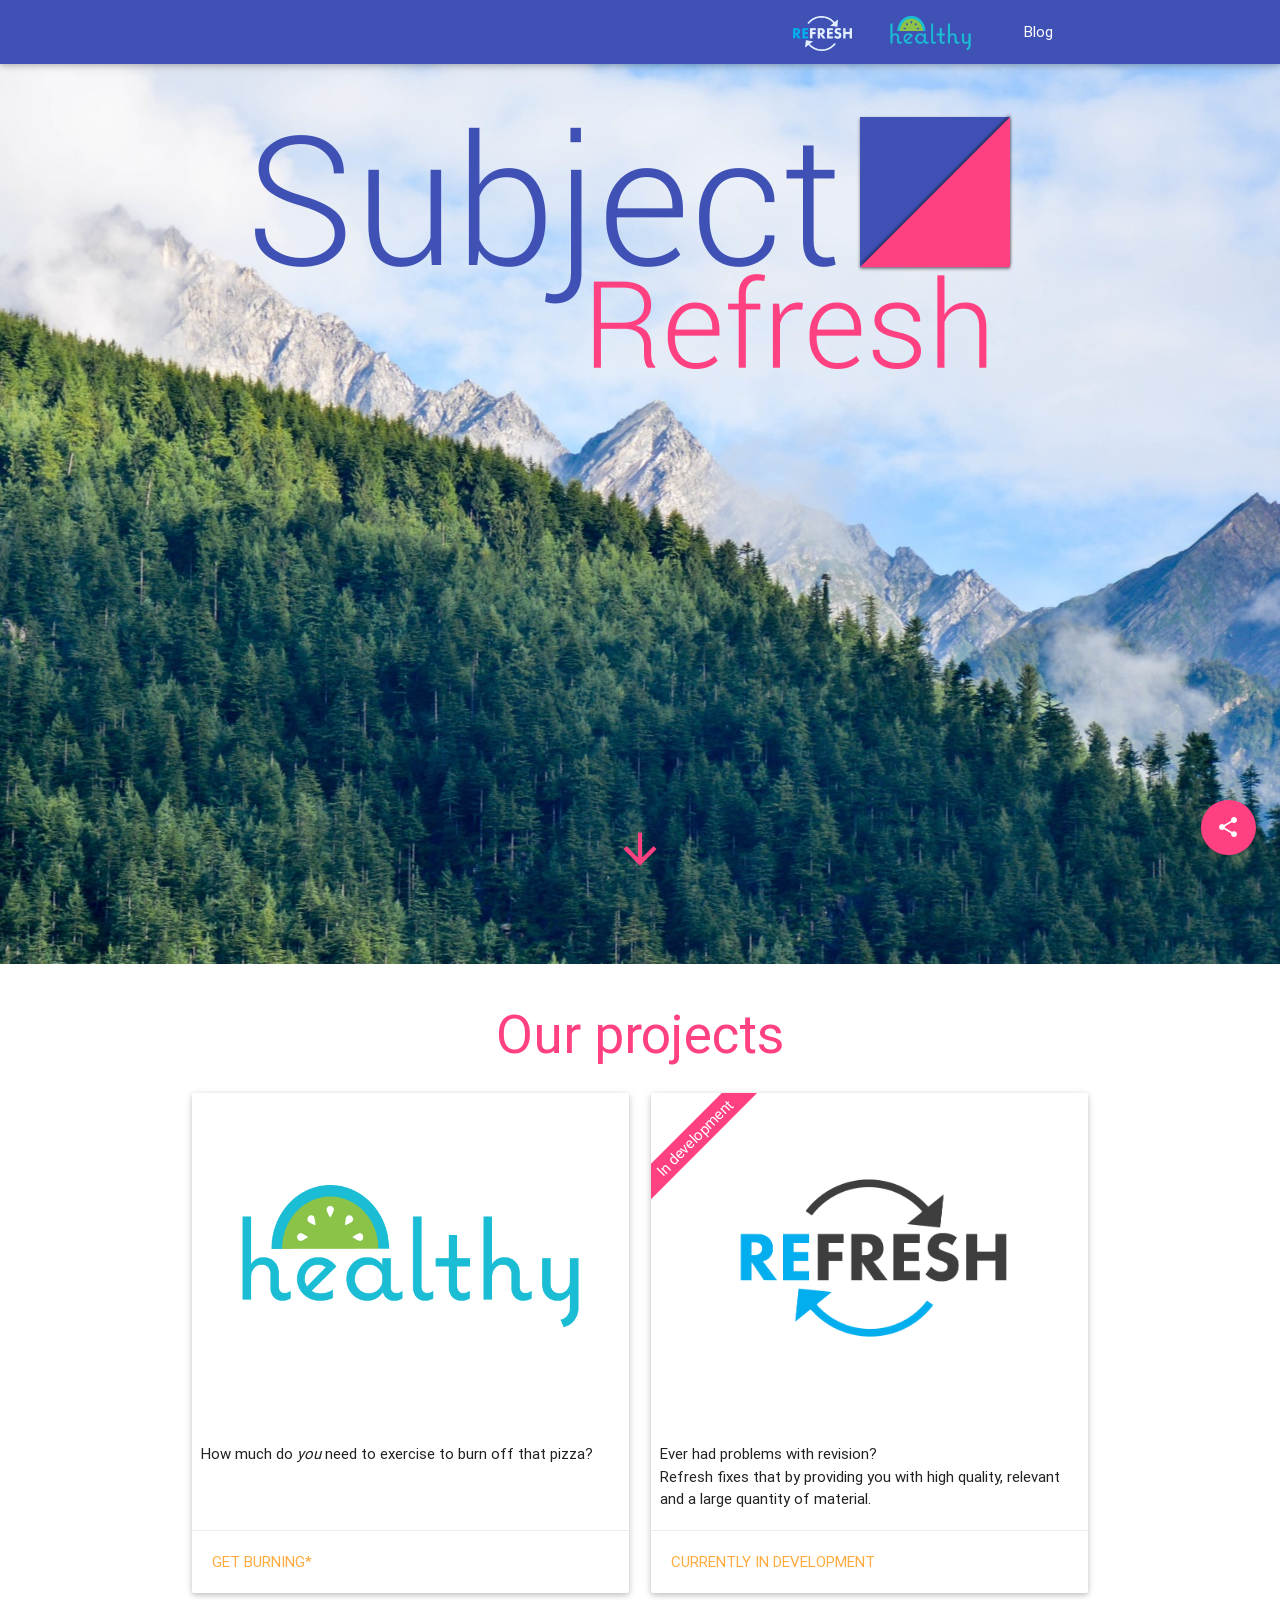
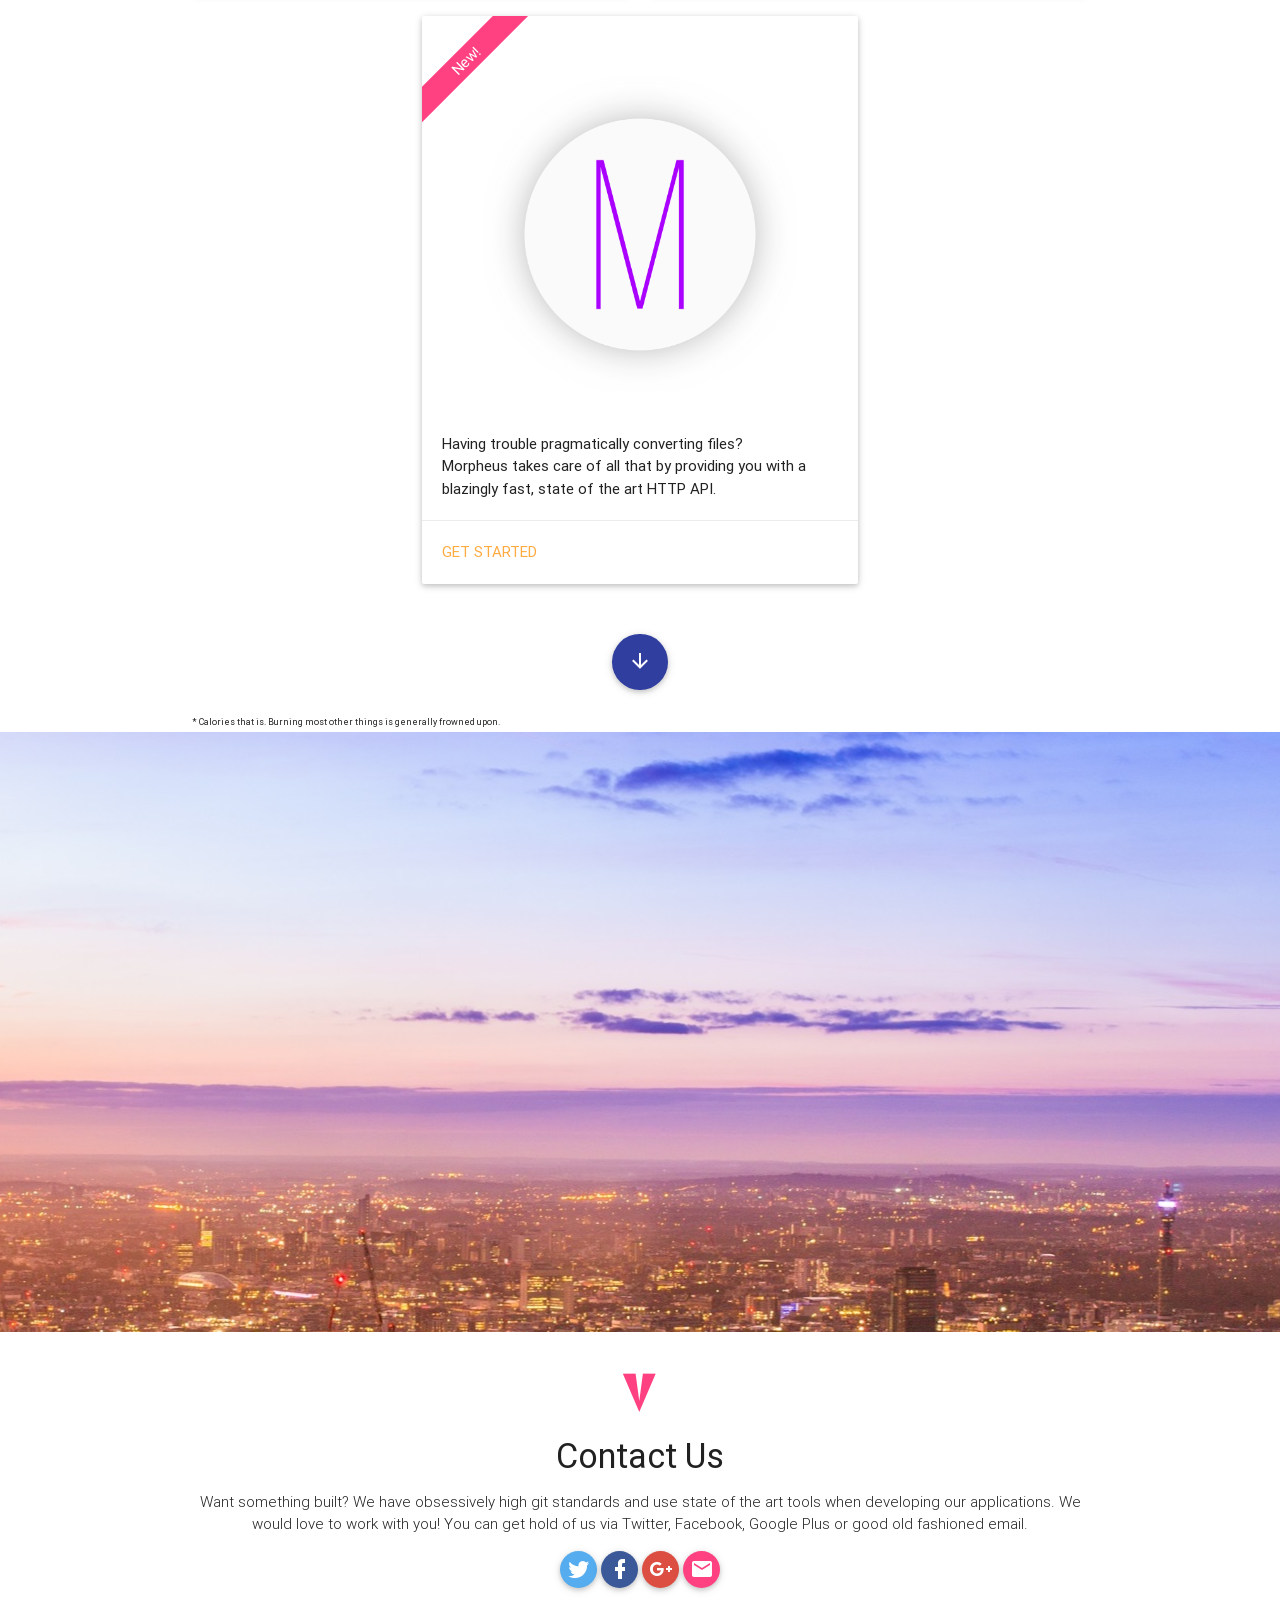
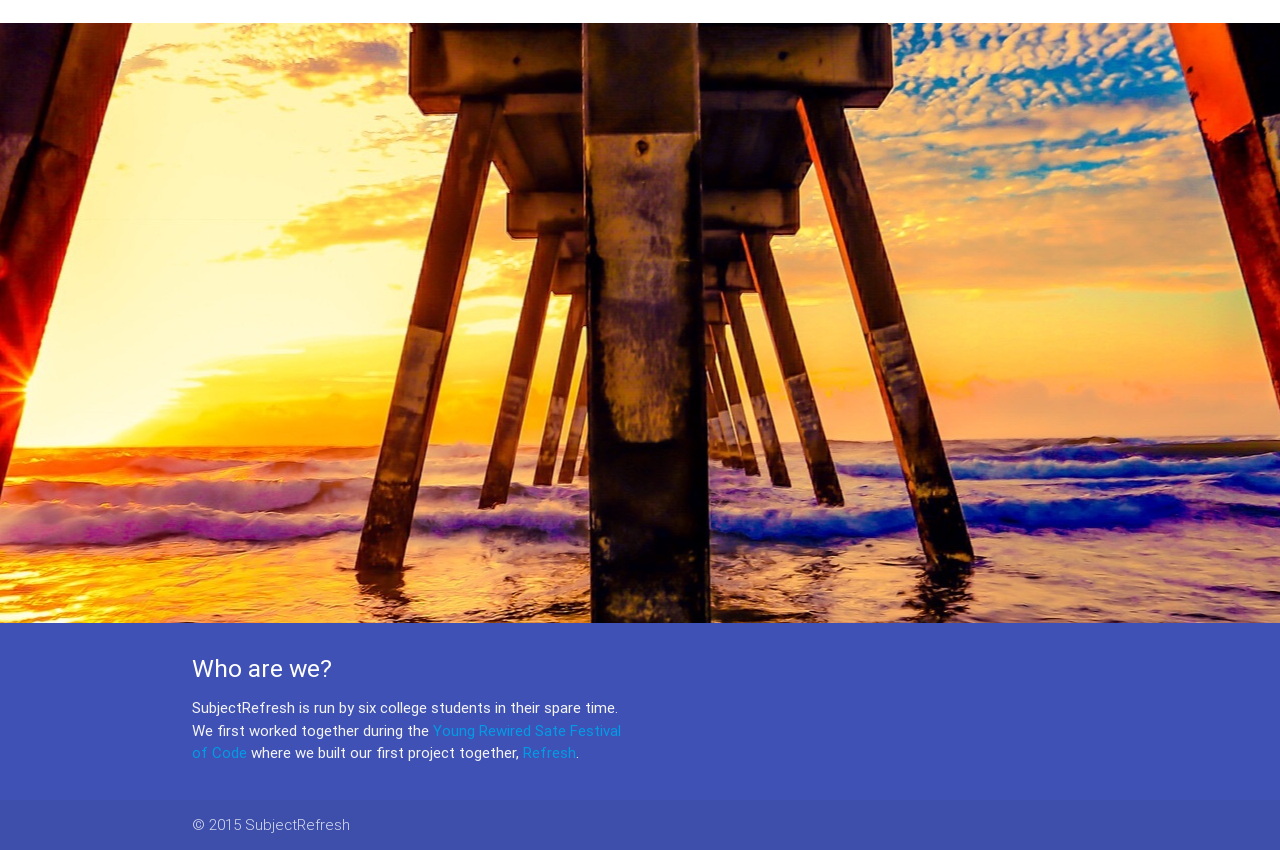
<file: index.html>
<!DOCTYPE html>
<html lang="en">
	<head>
		<meta http-equiv="Content-Type" content="text/html; charset=UTF-8" />
		<meta name="viewport" content="width=device-width, initial-scale=1, maximum-scale=1.0, user-scalable=no" />
		<meta name="description" content="SubjectRefresh is a group of young developers who, due to their passions, are always at the forefront of technology. We are building the future right now!" />
		<title>SubjectRefresh</title>
		<!-- CSS  -->
		<link href="css/materialize.css" type="text/css" rel="stylesheet" media="screen,projection" />
		<link href="css/style.css" type="text/css" rel="stylesheet" media="screen,projection" />
		<link rel="apple-touch-icon" sizes="57x57" href="apple-touch-icon-57x57.png">
		<link rel="apple-touch-icon" sizes="60x60" href="apple-touch-icon-60x60.png">
		<link rel="apple-touch-icon" sizes="72x72" href="apple-touch-icon-72x72.png">
		<link rel="apple-touch-icon" sizes="76x76" href="apple-touch-icon-76x76.png">
		<link rel="apple-touch-icon" sizes="114x114" href="apple-touch-icon-114x114.png">
		<link rel="apple-touch-icon" sizes="120x120" href="apple-touch-icon-120x120.png">
		<link rel="apple-touch-icon" sizes="144x144" href="apple-touch-icon-144x144.png">
		<link rel="apple-touch-icon" sizes="152x152" href="apple-touch-icon-152x152.png">
		<link rel="apple-touch-icon" sizes="180x180" href="apple-touch-icon-180x180.png">
		<link rel="icon" type="image/png" href="favicon-32x32.png" sizes="32x32">
		<link rel="icon" type="image/png" href="android-chrome-192x192.png" sizes="192x192">
		<link rel="icon" type="image/png" href="favicon-96x96.png" sizes="96x96">
		<link rel="icon" type="image/png" href="favicon-16x16.png" sizes="16x16">
		<link rel="manifest" href="manifest.json">
		<link rel="mask-icon" href="safari-pinned-tab.svg" color="#3f51b5">
		<meta name="msapplication-TileColor" content="#ffffff">
		<meta name="msapplication-TileImage" content="mstile-144x144.png">
		<meta name="theme-color" content="#ffffff">
		<link href="css/materialdesignicons.css" media="all" rel="stylesheet" type="text/css" />
	</head>
	<body class="white">
		<div class="fixed-action-btn" style="bottom: 45px; right: 24px;">
			<a class="btn-floating btn-large pink">
				<i class="large mdi mdi-share-variant"></i>
			</a>
			<ul>
				<li><a class="btn-floating red" href="mailto:learn@subjectrefresh.info"><i class="large mdi mdi-email"></i></a></li>
				<li><a class="btn-floating blue darken-2" href="https://www.facebook.com/sharer/sharer.php?u=Check%20out%20REFRESH%20for%20some%20awesome%20revision%20tools%20http%3A//subjectrefresh.info/" target="_blank"><i class="large mdi mdi-facebook"></i></a></li>
				<li><a class="btn-floating green" href="https://plus.google.com/share?url=Check%20out%20http%3A//subjectrefresh.info/%20for%20some%20awesome%20revision%20tools%20" target="_blank"><i class="large mdi mdi-google-plus"></i></a></li>
				<li><a class="btn-floating light-blue darken-1" href="https://twitter.com/home?status=Check%20out%20http%3A//subjectrefresh.info/%20for%20some%20awesome%20revision%20tools%20%40subjectrefresh%20%23refresh" target="_blank"><i class="large mdi mdi-twitter"></i></a></li>
			</ul>
		</div>
		<nav class="indigo" role="navigation">
			<div class="nav-wrapper container">
				<ul class="right valign-wrapper">
					<li>
						<a href="/refresh"> <img class="header-image" src="images/refresh.png" /></a>
					</li>
					<li>
						<a href="/healthy"> <img class="header-image" src="images/healthy.png" /></a>
					</li>
					<li style="width: 100px">
						<a href="/blog">Blog</a>
					</li>
				</ul>
			</div>
		</nav>
		<div id="index-banner" class="parallax-container center-align">
			<div class="section no-pad-bot valign-wrapper">
				<div class="container ">
					<br>
					<img class="responsive-img" src="images/logo.png">
					<a href="#projects"><span class="mdi mdi-arrow-down pink-text darken-1" style="position:absolute;left:0;right:0;bottom:10vh;font-size:50px"></span></a>
				</div>
			</div>
			<div class="parallax"><img src="images/trees.jpg" alt="Unsplashed background img 1"></div>
		</div>
		<div class=" container white">
			<div class="section scrollspy" id="projects" >
				<div class="row">
					<div class="col s12 center pink-text">
						<h2>Our projects</h2>
					</div>
					<div class="col s12 m6">
						<div class="card large">
							<div class="card-image valign-wrapper">
								<a href="healthy/" class="valign-wrapper"><img src="images/healthy.png"></a>
								<span class="card-title">Healthy</span>
							</div>
							<div class="row">
								<div class="card-content">
									<p>How much do <i>you</i> need to exercise to burn off that pizza?</p>
								</div>
							</div>
							<div class="card-action">
								<a href="healthy/">Get burning*</a>
							</div>
						</div>
					</div>
					<div class="col s12 m6">
						<div class="card large">
							<div class="card-image valign-wrapper">
								<div class="banner">In development</div>
								<a href="refresh/" class="valign-wrapper"><img src="images/refresh_dark.png"></a>
								<span class="card-title">Refresh</span>
							</div>
							<div class="row">
								<div class="card-content">
									<p>Ever had problems with revision?</p>
									<p>Refresh fixes that by providing you with high quality, relevant and a large quantity of material.</p>
								</div>
							</div>
							<div class="card-action">
								<a href="refresh/">Currently in development</a>
							</div>
						</div>
					</div>
					<div class="col s12 m6 offset-m3">
						<div class="card">
							<div class="card-content">
								<div class="banner">New!</div>
								<div class="card-image">
									<img src="images/morpheus.png">
								</div>
								<p>Having trouble pragmatically converting files?</p>
								<p>Morpheus takes care of all that by providing you with a blazingly fast, state of the art HTTP API.</p>
							</div>
							<div class="card-action">
								<a href="morpheus/">Get started</a>
							</div>
						</div>
					</div>
				</div>
			</div>
			<div class="row center-align "><a href="#contact" class="btn-floating btn-large waves-effect waves-light indigo darken-1"><i class="mdi mdi-arrow-down"></i></a></div>
			<span class="small-font">* Calories that is. Burning most other things is generally frowned upon.</span>
		</div>
		<div class="parallax-container valign-wrapper">
			<div class="parallax"><img src="images/city.jpg" alt="Unsplashed background img 2" class="parallax-image"></div>
		</div>
		<div class="container">
			<div class="section">
				<div id="contact" class="row scrollspy">
					<div class="col s12 center">
						<h3><i class="mdi-content-send pink-text" style="transform: rotate(90deg);"></i></h3>
						<h4>Contact Us</h4>
						<p class="light">Want something built? We have obsessively high git standards and use state of the art tools when developing our applications. We would love to work with you! You can get hold of us via Twitter, Facebook, Google Plus or good old fashioned email.</p>
						<a href="https://twitter.com/SubjectRefresh" class="btn-floating light-blue darken-1" style="background-color:#55acee !important;" target="_blank"><i class="mdi mdi-twitter"></i></a>
						<a href="https://facebook.com/SubjectRefresh" class="btn-floating blue darken-1" target="_blank" style="background-color:#3b5998 !important;"><i class="mdi mdi-facebook"></i></a>
						<a href="https://plus.google.com" class="btn-floating red" target="_blank" style="background-color:#DC4E41 !important;"><i class="mdi mdi-google-plus"></i></a>
						<a href="mailto:learn@subjectrefresh.info" class="btn-floating healthy-green"><i class="mdi mdi-email"></i></a>
					</div>
				</div>
			</div>
		</div>
		<div class="parallax-container valign-wrapper">
			<div class="parallax"><img src="images/pier.jpg" alt="Unsplashed background img 3"></div>
		</div>
		<footer class="page-footer">
			<div class="container">
				<div class="row">
					<div class="col l6 s12">
						<h5 class="white-text">Who are we?</h5>
						<p class="grey-text text-lighten-4">SubjectRefresh is run by six college students in their spare time. We first worked together during the <a href="http://yrs.io" target="_blank">Young Rewired Sate</a> <a href="http://festival.yrs.io" target="_blank">Festival of Code</a> where we built our first project together, <a href="/refresh" target="_blank">Refresh</a>.</p>
					</div>
				</div>
			</div>
			<div class="footer-copyright">
				<div class="container">
					&copy; 2015 SubjectRefresh
				</div>
			</div>
		</footer>
		<!--  Scripts-->
		<script src="https://code.jquery.com/jquery-2.1.1.min.js"></script>
		<script src="js/bin/materialize.js"></script>
		<script src="js/bin/init.js"></script>
		<script src="js/detectmobilebrowser.js"></script>
		<script>
		(function(i, s, o, g, r, a, m) {
		i['GoogleAnalyticsObject'] = r;
		i[r] = i[r] || function() {
		(i[r].q = i[r].q || []).push(arguments)
		}, i[r].l = 1 * new Date();
		a = s.createElement(o),
		m = s.getElementsByTagName(o)[0];
		a.async = 1;
		a.src = g;
		m.parentNode.insertBefore(a, m)
		})(window, document, 'script', 'http://www.google-analytics.com/analytics.js', 'ga');
		ga('create', 'UA-69122586-1', 'auto');
		ga('send', 'pageview');
		ga('_setDomainName', 'subjectrefresh.info');
		</script>
	</body>
</html>
</file>
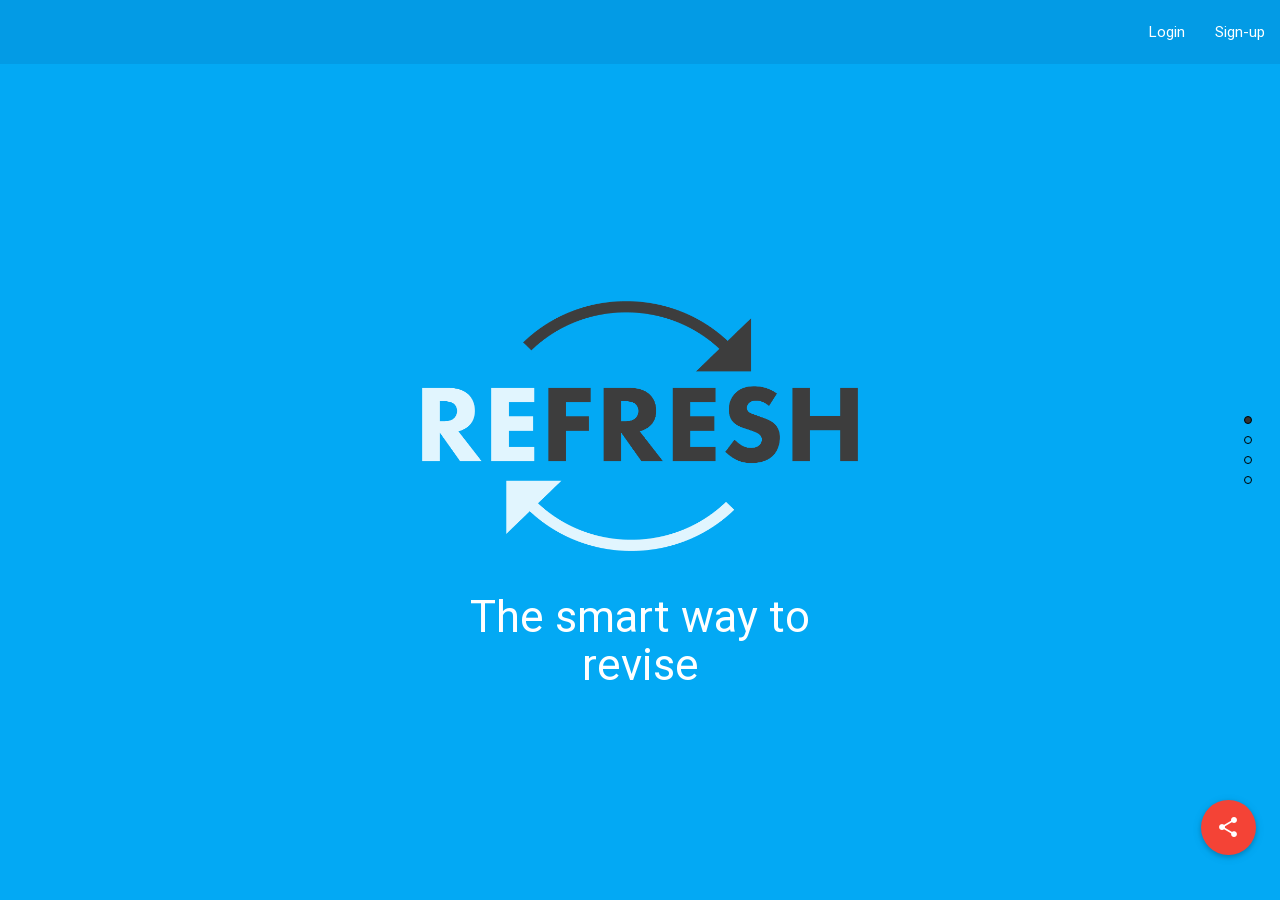
<file: Old/index.html>
<html>

<head>
    <title>Refresh</title>
    <!--Loading-->
    <link href="css/progressjs.min.css" type="text/css" rel="stylesheet" />
    <script type="text/javascript" src="js/progress.min.js"></script>
    <script>
        progressJs().start();
    </script>
    <!--JQuery-->
    <script src="http://ajax.googleapis.com/ajax/libs/jquery/1.11.1/jquery.min.js"></script>
    <!--Page Piling-->
    <link rel="stylesheet" type="text/css" href="css/jquery.pagepiling.css" />
    <script type="text/javascript" src="js/jquery.pagepiling.js"></script>
    <!--Import Materializecss-->
    <script type="text/javascript" src="js/materialize.min.js"></script>
    <!--Custom CSS-->
    <link rel="stylesheet" type="text/css" href="css/main.css" />
    <!--Import Google Icon Font-->
    <link href="http://fonts.googleapis.com/icon?family=Material+Icons" rel="stylesheet">
    <!--Import materialize.css-->
    <link type="text/css" rel="stylesheet" href="css/materialize.min.css" media="screen,projection" />
    <!--Let browser know website is optimized for mobile-->
    <meta name="viewport" content="width=device-width, initial-scale=1.0" />
    <!--Material Design Icons-->
    <link href="css/materialdesignicons.min.css" media="all" rel="stylesheet" type="text/css" />

</head>

<body>
    <nav class="white">
        <div class="blue-text text-darken-2">
            <div class="nav-wrapper light-blue darken-1 blue-text z-depth-5 header">
                <ul id="nav-mobile" class="right hide-on-med-and-down">
                    <li><a class="hoverable" href="login.html">Login</a></li>
                    <li><a class="hoverable" href="signup.html">Sign-up</a></li>
                </ul>
            </div>
        </div>
    </nav>
    <div class="fixed-action-btn" style="bottom: 45px; right: 24px;">
        <a class="btn-floating btn-large red">

            <i class="large mdi mdi-share-variant"></i>
        </a>
        <ul>
            <li><a class="btn-floating red"><i class="large mdi mdi-email"></i></a></li>
            <li><a class="btn-floating blue darken-2"><i class="large mdi mdi-facebook"></i></a></li>
            <li><a class="btn-floating green"><i class="large mdi mdi-google"></i></a></li>
            <li><a class="btn-floating light-blue darken-1"><i class="large mdi mdi-twitter"></i></a></li>
        </ul>
    </div>

    <div id="pagepiling">
        <div class="section">

            <div class="valign-wrapper">
                <div class="container center-align valign">
                    <div class="row">
                        <div class="col s10 m8 l6 offset-s1 offset-m2 offset-l3">
                            <img class="responsive-img" src="images/logo.png">
                        </div>
                    </div>
                    <div class="row">
                        <div class="col s10 m8 l6 offset-s1 offset-m2 offset-l3 white-text">
                            <h3>The smart way to revise</h3>
                        </div>
                    </div>

                </div>
            </div>

        </div>
        <div class="section">
            <div class="container">
                <div class="row">
                    <div class="col s10 m8 l6 offset-s1 offset-m2 offset-l3">
                        <h1>Place content here</h1>
                    </div>
                </div>
            </div>
        </div>
        <div class="section">
            <div class="container">
                <div class="row">
                    <div class="col s10 m8 l6 offset-s1 offset-m2 offset-l3">
                        <h1>Place content here</h1></div>
                </div>
            </div>
        </div>
        <div class="section">
            <div class="container">
                <div class="row">
                    <div class="col s10 m8 l6 offset-s1 offset-m2 offset-l3">
                        <h1>Place content here</h1></div>
                </div>
            </div>
        </div>
    </div>

    <script>
        $(document).ready(function () {
            $('#pagepiling').pagepiling({
                menu: null,
                direction: 'vertical',
                verticalCentered: true,
                sectionsColor: ['#03A9F4', '#4BBFC3', '#7BAABE', 'whitesmoke'],
                anchors: [],
                scrollingSpeed: 700,
                easing: 'swing',
                loopBottom: false,
                loopTop: false,
                css3: true,
                navigation: {
                    'textColor': '#000',
                    'bulletsColor': '#000',
                    'position': 'right',
                    'tooltips': ['Page 1', 'Page 2', 'Page 3', 'Page 4']
                },
                normalScrollElements: null,
                normalScrollElementTouchThreshold: 5,
                touchSensitivity: 5,
                keyboardScrolling: true,
                sectionSelector: '.section',
                animateAnchor: false,
            });
        });
    </script>
</body>

</html>
</file>
<file: css/style.css>
body {
    display: table;
    width: 100%;
}

.parallax-container {
    height: 600px;
}

.header-image {
    height: 35px;
    width: auto;
    vertical-align: middle;
}

footer.page-footer {
    margin-top: 0;
}

.small-font {
    font-size: 60%;
}

.parallax {
    /*top: initial;*/
}

#index-banner.parallax-container {
    height: 100vh;
}

.nav-bar-container {}

.nav-and-banner-wrapper {
    display: table-row;
}

.banner {
    position: absolute;
    height: 25px;
    background: #FF4081;
    min-width: 150px;
    top: 32px;
    left: -31px;
    color: #fff;
    text-align: center;
    line-height: 25px;
    transform: rotate(-45deg);
}

.card .card-image img {
    margin-left: auto;
    margin-right: auto;
    padding-top: 40px;
    width: calc(100% - 80px);
    padding-bottom: 40px;
}

.drop-button {
    padding-top: 40px;
}

nav > .container > ul > li {
    min-width: 100px;
    text-align: center;
}
</file>
<file: css/materialdesignicons.css>
/* MaterialDesignIcons.com */
@font-face {
  font-family: "Material Design Icons";
  src: url("../fonts/materialdesignicons-webfont.eot?v=1.3.41");
  src: url("../fonts/materialdesignicons-webfont.eot?#iefix&v=1.3.41") format("embedded-opentype"), url("../fonts/materialdesignicons-webfont.woff2?v=1.3.41") format("woff2"), url("../fonts/materialdesignicons-webfont.woff?v=1.3.41") format("woff"), url("../fonts/materialdesignicons-webfont.ttf?v=1.3.41") format("truetype"), url("../fonts/materialdesignicons-webfont.svg?v=1.3.41#materialdesigniconsregular") format("svg");
  font-weight: normal;
  font-style: normal;
}
.mdi {
  display: inline-block;
  font: normal normal normal 24px/1 "Material Design Icons";
  font-size: inherit;
  text-rendering: auto;
  -webkit-font-smoothing: antialiased;
  -moz-osx-font-smoothing: grayscale;
  transform: translate(0, 0);
}

.mdi-access-point:before {
  content: "\f101";
}

.mdi-access-point-network:before {
  content: "\f102";
}

.mdi-account:before {
  content: "\f103";
}

.mdi-account-alert:before {
  content: "\f104";
}

.mdi-account-box:before {
  content: "\f105";
}

.mdi-account-box-outline:before {
  content: "\f106";
}

.mdi-account-check:before {
  content: "\f107";
}

.mdi-account-circle:before {
  content: "\f108";
}

.mdi-account-convert:before {
  content: "\f109";
}

.mdi-account-key:before {
  content: "\f10a";
}

.mdi-account-location:before {
  content: "\f10b";
}

.mdi-account-minus:before {
  content: "\f10c";
}

.mdi-account-multiple:before {
  content: "\f10d";
}

.mdi-account-multiple-outline:before {
  content: "\f10e";
}

.mdi-account-multiple-plus:before {
  content: "\f10f";
}

.mdi-account-network:before {
  content: "\f110";
}

.mdi-account-outline:before {
  content: "\f111";
}

.mdi-account-plus:before {
  content: "\f112";
}

.mdi-account-remove:before {
  content: "\f113";
}

.mdi-account-search:before {
  content: "\f114";
}

.mdi-account-star:before {
  content: "\f115";
}

.mdi-account-star-variant:before {
  content: "\f116";
}

.mdi-account-switch:before {
  content: "\f117";
}

.mdi-air-conditioner:before {
  content: "\f118";
}

.mdi-airballoon:before {
  content: "\f119";
}

.mdi-airplane:before {
  content: "\f11a";
}

.mdi-airplane-off:before {
  content: "\f11b";
}

.mdi-alarm:before {
  content: "\f11c";
}

.mdi-alarm-check:before {
  content: "\f11d";
}

.mdi-alarm-multiple:before {
  content: "\f11e";
}

.mdi-alarm-off:before {
  content: "\f11f";
}

.mdi-alarm-plus:before {
  content: "\f120";
}

.mdi-album:before {
  content: "\f121";
}

.mdi-alert:before {
  content: "\f122";
}

.mdi-alert-box:before {
  content: "\f123";
}

.mdi-alert-circle:before {
  content: "\f124";
}

.mdi-alert-octagon:before {
  content: "\f125";
}

.mdi-alpha:before {
  content: "\f126";
}

.mdi-alphabetical:before {
  content: "\f127";
}

.mdi-amazon:before {
  content: "\f128";
}

.mdi-amazon-clouddrive:before {
  content: "\f129";
}

.mdi-ambulance:before {
  content: "\f12a";
}

.mdi-android:before {
  content: "\f12b";
}

.mdi-android-debug-bridge:before {
  content: "\f12c";
}

.mdi-android-studio:before {
  content: "\f12d";
}

.mdi-apple:before {
  content: "\f12e";
}

.mdi-apple-finder:before {
  content: "\f12f";
}

.mdi-apple-ios:before {
  content: "\f130";
}

.mdi-apple-mobileme:before {
  content: "\f131";
}

.mdi-apple-safari:before {
  content: "\f132";
}

.mdi-appnet:before {
  content: "\f133";
}

.mdi-apps:before {
  content: "\f134";
}

.mdi-archive:before {
  content: "\f135";
}

.mdi-arrange-bring-forward:before {
  content: "\f136";
}

.mdi-arrange-bring-to-front:before {
  content: "\f137";
}

.mdi-arrange-send-backward:before {
  content: "\f138";
}

.mdi-arrange-send-to-back:before {
  content: "\f139";
}

.mdi-arrow-all:before {
  content: "\f13a";
}

.mdi-arrow-bottom-left:before {
  content: "\f13b";
}

.mdi-arrow-bottom-right:before {
  content: "\f13c";
}

.mdi-arrow-collapse:before {
  content: "\f13d";
}

.mdi-arrow-down:before {
  content: "\f13e";
}

.mdi-arrow-down-bold:before {
  content: "\f13f";
}

.mdi-arrow-down-bold-circle:before {
  content: "\f140";
}

.mdi-arrow-down-bold-circle-outline:before {
  content: "\f141";
}

.mdi-arrow-down-bold-hexagon-outline:before {
  content: "\f142";
}

.mdi-arrow-expand:before {
  content: "\f143";
}

.mdi-arrow-left:before {
  content: "\f144";
}

.mdi-arrow-left-bold:before {
  content: "\f145";
}

.mdi-arrow-left-bold-circle:before {
  content: "\f146";
}

.mdi-arrow-left-bold-circle-outline:before {
  content: "\f147";
}

.mdi-arrow-left-bold-hexagon-outline:before {
  content: "\f148";
}

.mdi-arrow-right:before {
  content: "\f149";
}

.mdi-arrow-right-bold:before {
  content: "\f14a";
}

.mdi-arrow-right-bold-circle:before {
  content: "\f14b";
}

.mdi-arrow-right-bold-circle-outline:before {
  content: "\f14c";
}

.mdi-arrow-right-bold-hexagon-outline:before {
  content: "\f14d";
}

.mdi-arrow-top-left:before {
  content: "\f14e";
}

.mdi-arrow-top-right:before {
  content: "\f14f";
}

.mdi-arrow-up:before {
  content: "\f150";
}

.mdi-arrow-up-bold:before {
  content: "\f151";
}

.mdi-arrow-up-bold-circle:before {
  content: "\f152";
}

.mdi-arrow-up-bold-circle-outline:before {
  content: "\f153";
}

.mdi-arrow-up-bold-hexagon-outline:before {
  content: "\f154";
}

.mdi-at:before {
  content: "\f155";
}

.mdi-attachment:before {
  content: "\f156";
}

.mdi-audiobook:before {
  content: "\f157";
}

.mdi-auto-fix:before {
  content: "\f158";
}

.mdi-auto-upload:before {
  content: "\f159";
}

.mdi-baby:before {
  content: "\f15a";
}

.mdi-backburger:before {
  content: "\f15b";
}

.mdi-backup-restore:before {
  content: "\f15c";
}

.mdi-bank:before {
  content: "\f15d";
}

.mdi-barcode:before {
  content: "\f15e";
}

.mdi-barley:before {
  content: "\f15f";
}

.mdi-barrel:before {
  content: "\f160";
}

.mdi-basecamp:before {
  content: "\f161";
}

.mdi-basket:before {
  content: "\f162";
}

.mdi-basket-fill:before {
  content: "\f163";
}

.mdi-basket-unfill:before {
  content: "\f164";
}

.mdi-battery:before {
  content: "\f165";
}

.mdi-battery-10:before {
  content: "\f166";
}

.mdi-battery-20:before {
  content: "\f167";
}

.mdi-battery-30:before {
  content: "\f168";
}

.mdi-battery-40:before {
  content: "\f169";
}

.mdi-battery-50:before {
  content: "\f16a";
}

.mdi-battery-60:before {
  content: "\f16b";
}

.mdi-battery-70:before {
  content: "\f16c";
}

.mdi-battery-80:before {
  content: "\f16d";
}

.mdi-battery-90:before {
  content: "\f16e";
}

.mdi-battery-alert:before {
  content: "\f16f";
}

.mdi-battery-charging-100:before {
  content: "\f170";
}

.mdi-battery-charging-20:before {
  content: "\f171";
}

.mdi-battery-charging-30:before {
  content: "\f172";
}

.mdi-battery-charging-40:before {
  content: "\f173";
}

.mdi-battery-charging-60:before {
  content: "\f174";
}

.mdi-battery-charging-80:before {
  content: "\f175";
}

.mdi-battery-charging-90:before {
  content: "\f176";
}

.mdi-battery-minus:before {
  content: "\f177";
}

.mdi-battery-negative:before {
  content: "\f178";
}

.mdi-battery-outline:before {
  content: "\f179";
}

.mdi-battery-plus:before {
  content: "\f17a";
}

.mdi-battery-positive:before {
  content: "\f17b";
}

.mdi-battery-unknown:before {
  content: "\f17c";
}

.mdi-beach:before {
  content: "\f17d";
}

.mdi-beaker:before {
  content: "\f17e";
}

.mdi-beaker-empty:before {
  content: "\f17f";
}

.mdi-beaker-empty-outline:before {
  content: "\f180";
}

.mdi-beaker-outline:before {
  content: "\f181";
}

.mdi-beats:before {
  content: "\f182";
}

.mdi-beer:before {
  content: "\f183";
}

.mdi-behance:before {
  content: "\f184";
}

.mdi-bell:before {
  content: "\f185";
}

.mdi-bell-off:before {
  content: "\f186";
}

.mdi-bell-outline:before {
  content: "\f187";
}

.mdi-bell-ring:before {
  content: "\f188";
}

.mdi-bell-ring-outline:before {
  content: "\f189";
}

.mdi-bell-sleep:before {
  content: "\f18a";
}

.mdi-beta:before {
  content: "\f18b";
}

.mdi-bike:before {
  content: "\f18c";
}

.mdi-bing:before {
  content: "\f18d";
}

.mdi-binoculars:before {
  content: "\f18e";
}

.mdi-bio:before {
  content: "\f18f";
}

.mdi-biohazard:before {
  content: "\f190";
}

.mdi-bitbucket:before {
  content: "\f191";
}

.mdi-black-mesa:before {
  content: "\f192";
}

.mdi-blackberry:before {
  content: "\f193";
}

.mdi-blinds:before {
  content: "\f194";
}

.mdi-block-helper:before {
  content: "\f195";
}

.mdi-blogger:before {
  content: "\f196";
}

.mdi-bluetooth:before {
  content: "\f197";
}

.mdi-bluetooth-audio:before {
  content: "\f198";
}

.mdi-bluetooth-connect:before {
  content: "\f199";
}

.mdi-bluetooth-settings:before {
  content: "\f19a";
}

.mdi-bluetooth-transfer:before {
  content: "\f19b";
}

.mdi-blur:before {
  content: "\f19c";
}

.mdi-blur-linear:before {
  content: "\f19d";
}

.mdi-blur-off:before {
  content: "\f19e";
}

.mdi-blur-radial:before {
  content: "\f19f";
}

.mdi-bone:before {
  content: "\f1a0";
}

.mdi-book:before {
  content: "\f1a1";
}

.mdi-book-multiple:before {
  content: "\f1a2";
}

.mdi-book-multiple-variant:before {
  content: "\f1a3";
}

.mdi-book-open:before {
  content: "\f1a4";
}

.mdi-book-variant:before {
  content: "\f1a5";
}

.mdi-bookmark:before {
  content: "\f1a6";
}

.mdi-bookmark-check:before {
  content: "\f1a7";
}

.mdi-bookmark-music:before {
  content: "\f1a8";
}

.mdi-bookmark-outline:before {
  content: "\f1a9";
}

.mdi-bookmark-outline-plus:before {
  content: "\f1aa";
}

.mdi-bookmark-plus:before {
  content: "\f1ab";
}

.mdi-bookmark-remove:before {
  content: "\f1ac";
}

.mdi-border-all:before {
  content: "\f1ad";
}

.mdi-border-bottom:before {
  content: "\f1ae";
}

.mdi-border-color:before {
  content: "\f1af";
}

.mdi-border-horizontal:before {
  content: "\f1b0";
}

.mdi-border-inside:before {
  content: "\f1b1";
}

.mdi-border-left:before {
  content: "\f1b2";
}

.mdi-border-none:before {
  content: "\f1b3";
}

.mdi-border-outside:before {
  content: "\f1b4";
}

.mdi-border-right:before {
  content: "\f1b5";
}

.mdi-border-top:before {
  content: "\f1b6";
}

.mdi-border-vertical:before {
  content: "\f1b7";
}

.mdi-bowling:before {
  content: "\f1b8";
}

.mdi-box:before {
  content: "\f1b9";
}

.mdi-briefcase:before {
  content: "\f1ba";
}

.mdi-briefcase-check:before {
  content: "\f1bb";
}

.mdi-briefcase-download:before {
  content: "\f1bc";
}

.mdi-briefcase-upload:before {
  content: "\f1bd";
}

.mdi-brightness-1:before {
  content: "\f1be";
}

.mdi-brightness-2:before {
  content: "\f1bf";
}

.mdi-brightness-3:before {
  content: "\f1c0";
}

.mdi-brightness-4:before {
  content: "\f1c1";
}

.mdi-brightness-5:before {
  content: "\f1c2";
}

.mdi-brightness-6:before {
  content: "\f1c3";
}

.mdi-brightness-7:before {
  content: "\f1c4";
}

.mdi-brightness-auto:before {
  content: "\f1c5";
}

.mdi-broom:before {
  content: "\f1c6";
}

.mdi-brush:before {
  content: "\f1c7";
}

.mdi-bug:before {
  content: "\f1c8";
}

.mdi-bulletin-board:before {
  content: "\f1c9";
}

.mdi-bullhorn:before {
  content: "\f1ca";
}

.mdi-bus:before {
  content: "\f1cb";
}

.mdi-cake:before {
  content: "\f1cc";
}

.mdi-cake-variant:before {
  content: "\f1cd";
}

.mdi-calculator:before {
  content: "\f1ce";
}

.mdi-calendar:before {
  content: "\f1cf";
}

.mdi-calendar-blank:before {
  content: "\f1d0";
}

.mdi-calendar-check:before {
  content: "\f1d1";
}

.mdi-calendar-clock:before {
  content: "\f1d2";
}

.mdi-calendar-multiple:before {
  content: "\f1d3";
}

.mdi-calendar-multiple-check:before {
  content: "\f1d4";
}

.mdi-calendar-plus:before {
  content: "\f1d5";
}

.mdi-calendar-remove:before {
  content: "\f1d6";
}

.mdi-calendar-text:before {
  content: "\f1d7";
}

.mdi-calendar-today:before {
  content: "\f1d8";
}

.mdi-camcorder:before {
  content: "\f1d9";
}

.mdi-camcorder-box:before {
  content: "\f1da";
}

.mdi-camcorder-box-off:before {
  content: "\f1db";
}

.mdi-camcorder-off:before {
  content: "\f1dc";
}

.mdi-camera:before {
  content: "\f1dd";
}

.mdi-camera-front:before {
  content: "\f1de";
}

.mdi-camera-front-variant:before {
  content: "\f1df";
}

.mdi-camera-iris:before {
  content: "\f1e0";
}

.mdi-camera-party-mode:before {
  content: "\f1e1";
}

.mdi-camera-rear:before {
  content: "\f1e2";
}

.mdi-camera-rear-variant:before {
  content: "\f1e3";
}

.mdi-camera-switch:before {
  content: "\f1e4";
}

.mdi-camera-timer:before {
  content: "\f1e5";
}

.mdi-candycane:before {
  content: "\f1e6";
}

.mdi-car:before {
  content: "\f1e7";
}

.mdi-car-battery:before {
  content: "\f1e8";
}

.mdi-car-wash:before {
  content: "\f1e9";
}

.mdi-carrot:before {
  content: "\f1ea";
}

.mdi-cart:before {
  content: "\f1eb";
}

.mdi-cart-outline:before {
  content: "\f1ec";
}

.mdi-case-sensitive-alt:before {
  content: "\f1ed";
}

.mdi-cash:before {
  content: "\f1ee";
}

.mdi-cash-100:before {
  content: "\f1ef";
}

.mdi-cash-multiple:before {
  content: "\f1f0";
}

.mdi-cash-usd:before {
  content: "\f1f1";
}

.mdi-cast:before {
  content: "\f1f2";
}

.mdi-cast-connected:before {
  content: "\f1f3";
}

.mdi-castle:before {
  content: "\f1f4";
}

.mdi-cat:before {
  content: "\f1f5";
}

.mdi-cellphone:before {
  content: "\f1f6";
}

.mdi-cellphone-android:before {
  content: "\f1f7";
}

.mdi-cellphone-basic:before {
  content: "\f1f8";
}

.mdi-cellphone-dock:before {
  content: "\f1f9";
}

.mdi-cellphone-iphone:before {
  content: "\f1fa";
}

.mdi-cellphone-link:before {
  content: "\f1fb";
}

.mdi-cellphone-link-off:before {
  content: "\f1fc";
}

.mdi-cellphone-settings:before {
  content: "\f1fd";
}

.mdi-certificate:before {
  content: "\f1fe";
}

.mdi-chair-school:before {
  content: "\f1ff";
}

.mdi-chart-arc:before {
  content: "\f200";
}

.mdi-chart-areaspline:before {
  content: "\f201";
}

.mdi-chart-bar:before {
  content: "\f202";
}

.mdi-chart-histogram:before {
  content: "\f203";
}

.mdi-chart-line:before {
  content: "\f204";
}

.mdi-chart-pie:before {
  content: "\f205";
}

.mdi-check:before {
  content: "\f206";
}

.mdi-check-all:before {
  content: "\f207";
}

.mdi-checkbox-blank:before {
  content: "\f208";
}

.mdi-checkbox-blank-circle:before {
  content: "\f209";
}

.mdi-checkbox-blank-circle-outline:before {
  content: "\f20a";
}

.mdi-checkbox-blank-outline:before {
  content: "\f20b";
}

.mdi-checkbox-marked:before {
  content: "\f20c";
}

.mdi-checkbox-marked-circle:before {
  content: "\f20d";
}

.mdi-checkbox-marked-circle-outline:before {
  content: "\f20e";
}

.mdi-checkbox-marked-outline:before {
  content: "\f20f";
}

.mdi-checkbox-multiple-blank:before {
  content: "\f210";
}

.mdi-checkbox-multiple-blank-outline:before {
  content: "\f211";
}

.mdi-checkbox-multiple-marked:before {
  content: "\f212";
}

.mdi-checkbox-multiple-marked-outline:before {
  content: "\f213";
}

.mdi-checkerboard:before {
  content: "\f214";
}

.mdi-chevron-double-down:before {
  content: "\f215";
}

.mdi-chevron-double-left:before {
  content: "\f216";
}

.mdi-chevron-double-right:before {
  content: "\f217";
}

.mdi-chevron-double-up:before {
  content: "\f218";
}

.mdi-chevron-down:before {
  content: "\f219";
}

.mdi-chevron-left:before {
  content: "\f21a";
}

.mdi-chevron-right:before {
  content: "\f21b";
}

.mdi-chevron-up:before {
  content: "\f21c";
}

.mdi-church:before {
  content: "\f21d";
}

.mdi-cisco-webex:before {
  content: "\f21e";
}

.mdi-city:before {
  content: "\f21f";
}

.mdi-clipboard:before {
  content: "\f220";
}

.mdi-clipboard-account:before {
  content: "\f221";
}

.mdi-clipboard-alert:before {
  content: "\f222";
}

.mdi-clipboard-arrow-down:before {
  content: "\f223";
}

.mdi-clipboard-arrow-left:before {
  content: "\f224";
}

.mdi-clipboard-check:before {
  content: "\f225";
}

.mdi-clipboard-outline:before {
  content: "\f226";
}

.mdi-clipboard-text:before {
  content: "\f227";
}

.mdi-clippy:before {
  content: "\f228";
}

.mdi-clock:before {
  content: "\f229";
}

.mdi-clock-fast:before {
  content: "\f22a";
}

.mdi-close:before {
  content: "\f22b";
}

.mdi-close-box:before {
  content: "\f22c";
}

.mdi-close-box-outline:before {
  content: "\f22d";
}

.mdi-close-circle:before {
  content: "\f22e";
}

.mdi-close-circle-outline:before {
  content: "\f22f";
}

.mdi-close-network:before {
  content: "\f230";
}

.mdi-closed-caption:before {
  content: "\f231";
}

.mdi-cloud:before {
  content: "\f232";
}

.mdi-cloud-check:before {
  content: "\f233";
}

.mdi-cloud-circle:before {
  content: "\f234";
}

.mdi-cloud-download:before {
  content: "\f235";
}

.mdi-cloud-outline:before {
  content: "\f236";
}

.mdi-cloud-outline-off:before {
  content: "\f237";
}

.mdi-cloud-print:before {
  content: "\f238";
}

.mdi-cloud-print-outline:before {
  content: "\f239";
}

.mdi-cloud-upload:before {
  content: "\f23a";
}

.mdi-code-array:before {
  content: "\f23b";
}

.mdi-code-braces:before {
  content: "\f23c";
}

.mdi-code-brackets:before {
  content: "\f23d";
}

.mdi-code-equal:before {
  content: "\f23e";
}

.mdi-code-greater-than:before {
  content: "\f23f";
}

.mdi-code-less-than:before {
  content: "\f240";
}

.mdi-code-less-than-or-equal:before {
  content: "\f241";
}

.mdi-code-not-equal:before {
  content: "\f242";
}

.mdi-code-not-equal-variant:before {
  content: "\f243";
}

.mdi-code-parentheses:before {
  content: "\f244";
}

.mdi-code-string:before {
  content: "\f245";
}

.mdi-code-tags:before {
  content: "\f246";
}

.mdi-codepen:before {
  content: "\f247";
}

.mdi-coffee:before {
  content: "\f248";
}

.mdi-coffee-to-go:before {
  content: "\f249";
}

.mdi-coin:before {
  content: "\f24a";
}

.mdi-color-helper:before {
  content: "\f24b";
}

.mdi-comment:before {
  content: "\f24c";
}

.mdi-comment-account:before {
  content: "\f24d";
}

.mdi-comment-account-outline:before {
  content: "\f24e";
}

.mdi-comment-alert:before {
  content: "\f24f";
}

.mdi-comment-alert-outline:before {
  content: "\f250";
}

.mdi-comment-check:before {
  content: "\f251";
}

.mdi-comment-check-outline:before {
  content: "\f252";
}

.mdi-comment-multiple-outline:before {
  content: "\f253";
}

.mdi-comment-outline:before {
  content: "\f254";
}

.mdi-comment-plus-outline:before {
  content: "\f255";
}

.mdi-comment-processing:before {
  content: "\f256";
}

.mdi-comment-processing-outline:before {
  content: "\f257";
}

.mdi-comment-remove-outline:before {
  content: "\f258";
}

.mdi-comment-text:before {
  content: "\f259";
}

.mdi-comment-text-outline:before {
  content: "\f25a";
}

.mdi-compare:before {
  content: "\f25b";
}

.mdi-compass:before {
  content: "\f25c";
}

.mdi-compass-outline:before {
  content: "\f25d";
}

.mdi-console:before {
  content: "\f25e";
}

.mdi-content-copy:before {
  content: "\f25f";
}

.mdi-content-cut:before {
  content: "\f260";
}

.mdi-content-duplicate:before {
  content: "\f261";
}

.mdi-content-paste:before {
  content: "\f262";
}

.mdi-content-save:before {
  content: "\f263";
}

.mdi-content-save-all:before {
  content: "\f264";
}

.mdi-contrast:before {
  content: "\f265";
}

.mdi-contrast-box:before {
  content: "\f266";
}

.mdi-contrast-circle:before {
  content: "\f267";
}

.mdi-cow:before {
  content: "\f268";
}

.mdi-credit-card:before {
  content: "\f269";
}

.mdi-credit-card-multiple:before {
  content: "\f26a";
}

.mdi-credit-card-scan:before {
  content: "\f26b";
}

.mdi-crop:before {
  content: "\f26c";
}

.mdi-crop-free:before {
  content: "\f26d";
}

.mdi-crop-landscape:before {
  content: "\f26e";
}

.mdi-crop-portrait:before {
  content: "\f26f";
}

.mdi-crop-square:before {
  content: "\f270";
}

.mdi-crosshairs:before {
  content: "\f271";
}

.mdi-crosshairs-gps:before {
  content: "\f272";
}

.mdi-crown:before {
  content: "\f273";
}

.mdi-cube:before {
  content: "\f274";
}

.mdi-cube-outline:before {
  content: "\f275";
}

.mdi-cube-unfolded:before {
  content: "\f276";
}

.mdi-cup:before {
  content: "\f277";
}

.mdi-cup-water:before {
  content: "\f278";
}

.mdi-currency-btc:before {
  content: "\f279";
}

.mdi-currency-eur:before {
  content: "\f27a";
}

.mdi-currency-gbp:before {
  content: "\f27b";
}

.mdi-currency-inr:before {
  content: "\f27c";
}

.mdi-currency-ngn:before {
  content: "\f27d";
}

.mdi-currency-rub:before {
  content: "\f27e";
}

.mdi-currency-try:before {
  content: "\f27f";
}

.mdi-currency-usd:before {
  content: "\f280";
}

.mdi-cursor-default:before {
  content: "\f281";
}

.mdi-cursor-default-outline:before {
  content: "\f282";
}

.mdi-cursor-move:before {
  content: "\f283";
}

.mdi-cursor-pointer:before {
  content: "\f284";
}

.mdi-database:before {
  content: "\f285";
}

.mdi-database-minus:before {
  content: "\f286";
}

.mdi-database-plus:before {
  content: "\f287";
}

.mdi-debug-step-into:before {
  content: "\f288";
}

.mdi-debug-step-out:before {
  content: "\f289";
}

.mdi-debug-step-over:before {
  content: "\f28a";
}

.mdi-decimal-decrease:before {
  content: "\f28b";
}

.mdi-decimal-increase:before {
  content: "\f28c";
}

.mdi-delete:before {
  content: "\f28d";
}

.mdi-delete-variant:before {
  content: "\f28e";
}

.mdi-deskphone:before {
  content: "\f28f";
}

.mdi-desktop-mac:before {
  content: "\f290";
}

.mdi-desktop-tower:before {
  content: "\f291";
}

.mdi-details:before {
  content: "\f292";
}

.mdi-deviantart:before {
  content: "\f293";
}

.mdi-diamond:before {
  content: "\f294";
}

.mdi-dice:before {
  content: "\f295";
}

.mdi-dice-1:before {
  content: "\f296";
}

.mdi-dice-2:before {
  content: "\f297";
}

.mdi-dice-3:before {
  content: "\f298";
}

.mdi-dice-4:before {
  content: "\f299";
}

.mdi-dice-5:before {
  content: "\f29a";
}

.mdi-dice-6:before {
  content: "\f29b";
}

.mdi-directions:before {
  content: "\f29c";
}

.mdi-disk-alert:before {
  content: "\f29d";
}

.mdi-disqus:before {
  content: "\f29e";
}

.mdi-disqus-outline:before {
  content: "\f29f";
}

.mdi-division:before {
  content: "\f2a0";
}

.mdi-division-box:before {
  content: "\f2a1";
}

.mdi-dns:before {
  content: "\f2a2";
}

.mdi-domain:before {
  content: "\f2a3";
}

.mdi-dots-horizontal:before {
  content: "\f2a4";
}

.mdi-dots-vertical:before {
  content: "\f2a5";
}

.mdi-download:before {
  content: "\f2a6";
}

.mdi-drag:before {
  content: "\f2a7";
}

.mdi-drag-horizontal:before {
  content: "\f2a8";
}

.mdi-drag-vertical:before {
  content: "\f2a9";
}

.mdi-drawing:before {
  content: "\f2aa";
}

.mdi-drawing-box:before {
  content: "\f2ab";
}

.mdi-dribbble:before {
  content: "\f2ac";
}

.mdi-dribbble-box:before {
  content: "\f2ad";
}

.mdi-drone:before {
  content: "\f2ae";
}

.mdi-dropbox:before {
  content: "\f2af";
}

.mdi-drupal:before {
  content: "\f2b0";
}

.mdi-duck:before {
  content: "\f2b1";
}

.mdi-dumbbell:before {
  content: "\f2b2";
}

.mdi-earth:before {
  content: "\f2b3";
}

.mdi-earth-off:before {
  content: "\f2b4";
}

.mdi-edge:before {
  content: "\f2b5";
}

.mdi-eject:before {
  content: "\f2b6";
}

.mdi-elevation-decline:before {
  content: "\f2b7";
}

.mdi-elevation-rise:before {
  content: "\f2b8";
}

.mdi-elevator:before {
  content: "\f2b9";
}

.mdi-email:before {
  content: "\f2ba";
}

.mdi-email-open:before {
  content: "\f2bb";
}

.mdi-email-outline:before {
  content: "\f2bc";
}

.mdi-email-secure:before {
  content: "\f2bd";
}

.mdi-emoticon:before {
  content: "\f2be";
}

.mdi-emoticon-cool:before {
  content: "\f2bf";
}

.mdi-emoticon-devil:before {
  content: "\f2c0";
}

.mdi-emoticon-happy:before {
  content: "\f2c1";
}

.mdi-emoticon-neutral:before {
  content: "\f2c2";
}

.mdi-emoticon-poop:before {
  content: "\f2c3";
}

.mdi-emoticon-sad:before {
  content: "\f2c4";
}

.mdi-emoticon-tongue:before {
  content: "\f2c5";
}

.mdi-engine:before {
  content: "\f2c6";
}

.mdi-engine-outline:before {
  content: "\f2c7";
}

.mdi-equal:before {
  content: "\f2c8";
}

.mdi-equal-box:before {
  content: "\f2c9";
}

.mdi-eraser:before {
  content: "\f2ca";
}

.mdi-escalator:before {
  content: "\f2cb";
}

.mdi-ethernet:before {
  content: "\f2cc";
}

.mdi-ethernet-cable:before {
  content: "\f2cd";
}

.mdi-ethernet-cable-off:before {
  content: "\f2ce";
}

.mdi-etsy:before {
  content: "\f2cf";
}

.mdi-evernote:before {
  content: "\f2d0";
}

.mdi-exclamation:before {
  content: "\f2d1";
}

.mdi-exit-to-app:before {
  content: "\f2d2";
}

.mdi-export:before {
  content: "\f2d3";
}

.mdi-eye:before {
  content: "\f2d4";
}

.mdi-eye-off:before {
  content: "\f2d5";
}

.mdi-eyedropper:before {
  content: "\f2d6";
}

.mdi-eyedropper-variant:before {
  content: "\f2d7";
}

.mdi-facebook:before {
  content: "\f2d8";
}

.mdi-facebook-box:before {
  content: "\f2d9";
}

.mdi-facebook-messenger:before {
  content: "\f2da";
}

.mdi-factory:before {
  content: "\f2db";
}

.mdi-fan:before {
  content: "\f2dc";
}

.mdi-fast-forward:before {
  content: "\f2dd";
}

.mdi-fax:before {
  content: "\f2de";
}

.mdi-ferry:before {
  content: "\f2df";
}

.mdi-file:before {
  content: "\f2e0";
}

.mdi-file-chart:before {
  content: "\f2e1";
}

.mdi-file-check:before {
  content: "\f2e2";
}

.mdi-file-cloud:before {
  content: "\f2e3";
}

.mdi-file-delimited:before {
  content: "\f2e4";
}

.mdi-file-document:before {
  content: "\f2e5";
}

.mdi-file-document-box:before {
  content: "\f2e6";
}

.mdi-file-excel:before {
  content: "\f2e7";
}

.mdi-file-excel-box:before {
  content: "\f2e8";
}

.mdi-file-find:before {
  content: "\f2e9";
}

.mdi-file-image:before {
  content: "\f2ea";
}

.mdi-file-image-box:before {
  content: "\f2eb";
}

.mdi-file-lock:before {
  content: "\f2ec";
}

.mdi-file-multiple:before {
  content: "\f2ed";
}

.mdi-file-music:before {
  content: "\f2ee";
}

.mdi-file-outline:before {
  content: "\f2ef";
}

.mdi-file-pdf:before {
  content: "\f2f0";
}

.mdi-file-pdf-box:before {
  content: "\f2f1";
}

.mdi-file-powerpoint:before {
  content: "\f2f2";
}

.mdi-file-powerpoint-box:before {
  content: "\f2f3";
}

.mdi-file-presentation-box:before {
  content: "\f2f4";
}

.mdi-file-send:before {
  content: "\f2f5";
}

.mdi-file-video:before {
  content: "\f2f6";
}

.mdi-file-word:before {
  content: "\f2f7";
}

.mdi-file-word-box:before {
  content: "\f2f8";
}

.mdi-file-xml:before {
  content: "\f2f9";
}

.mdi-film:before {
  content: "\f2fa";
}

.mdi-filmstrip:before {
  content: "\f2fb";
}

.mdi-filmstrip-off:before {
  content: "\f2fc";
}

.mdi-filter:before {
  content: "\f2fd";
}

.mdi-filter-outline:before {
  content: "\f2fe";
}

.mdi-filter-remove:before {
  content: "\f2ff";
}

.mdi-filter-remove-outline:before {
  content: "\f300";
}

.mdi-filter-variant:before {
  content: "\f301";
}

.mdi-fingerprint:before {
  content: "\f302";
}

.mdi-fire:before {
  content: "\f303";
}

.mdi-firefox:before {
  content: "\f304";
}

.mdi-fish:before {
  content: "\f305";
}

.mdi-flag:before {
  content: "\f306";
}

.mdi-flag-checkered:before {
  content: "\f307";
}

.mdi-flag-outline:before {
  content: "\f308";
}

.mdi-flag-outline-variant:before {
  content: "\f309";
}

.mdi-flag-triangle:before {
  content: "\f30a";
}

.mdi-flag-variant:before {
  content: "\f30b";
}

.mdi-flash:before {
  content: "\f30c";
}

.mdi-flash-auto:before {
  content: "\f30d";
}

.mdi-flash-off:before {
  content: "\f30e";
}

.mdi-flashlight:before {
  content: "\f30f";
}

.mdi-flashlight-off:before {
  content: "\f310";
}

.mdi-flattr:before {
  content: "\f311";
}

.mdi-flip-to-back:before {
  content: "\f312";
}

.mdi-flip-to-front:before {
  content: "\f313";
}

.mdi-floppy:before {
  content: "\f314";
}

.mdi-flower:before {
  content: "\f315";
}

.mdi-folder:before {
  content: "\f316";
}

.mdi-folder-account:before {
  content: "\f317";
}

.mdi-folder-download:before {
  content: "\f318";
}

.mdi-folder-google-drive:before {
  content: "\f319";
}

.mdi-folder-image:before {
  content: "\f31a";
}

.mdi-folder-lock:before {
  content: "\f31b";
}

.mdi-folder-lock-open:before {
  content: "\f31c";
}

.mdi-folder-move:before {
  content: "\f31d";
}

.mdi-folder-multiple:before {
  content: "\f31e";
}

.mdi-folder-multiple-image:before {
  content: "\f31f";
}

.mdi-folder-multiple-outline:before {
  content: "\f320";
}

.mdi-folder-outline:before {
  content: "\f321";
}

.mdi-folder-plus:before {
  content: "\f322";
}

.mdi-folder-remove:before {
  content: "\f323";
}

.mdi-folder-upload:before {
  content: "\f324";
}

.mdi-food:before {
  content: "\f325";
}

.mdi-food-apple:before {
  content: "\f326";
}

.mdi-food-variant:before {
  content: "\f327";
}

.mdi-football:before {
  content: "\f328";
}

.mdi-football-australian:before {
  content: "\f329";
}

.mdi-football-helmet:before {
  content: "\f32a";
}

.mdi-format-align-center:before {
  content: "\f32b";
}

.mdi-format-align-justify:before {
  content: "\f32c";
}

.mdi-format-align-left:before {
  content: "\f32d";
}

.mdi-format-align-right:before {
  content: "\f32e";
}

.mdi-format-bold:before {
  content: "\f32f";
}

.mdi-format-clear:before {
  content: "\f330";
}

.mdi-format-color-fill:before {
  content: "\f331";
}

.mdi-format-float-center:before {
  content: "\f332";
}

.mdi-format-float-left:before {
  content: "\f333";
}

.mdi-format-float-none:before {
  content: "\f334";
}

.mdi-format-float-right:before {
  content: "\f335";
}

.mdi-format-header-1:before {
  content: "\f336";
}

.mdi-format-header-2:before {
  content: "\f337";
}

.mdi-format-header-3:before {
  content: "\f338";
}

.mdi-format-header-4:before {
  content: "\f339";
}

.mdi-format-header-5:before {
  content: "\f33a";
}

.mdi-format-header-6:before {
  content: "\f33b";
}

.mdi-format-header-decrease:before {
  content: "\f33c";
}

.mdi-format-header-equal:before {
  content: "\f33d";
}

.mdi-format-header-increase:before {
  content: "\f33e";
}

.mdi-format-header-pound:before {
  content: "\f33f";
}

.mdi-format-indent-decrease:before {
  content: "\f340";
}

.mdi-format-indent-increase:before {
  content: "\f341";
}

.mdi-format-italic:before {
  content: "\f342";
}

.mdi-format-line-spacing:before {
  content: "\f343";
}

.mdi-format-list-bulleted:before {
  content: "\f344";
}

.mdi-format-list-bulleted-type:before {
  content: "\f345";
}

.mdi-format-list-numbers:before {
  content: "\f346";
}

.mdi-format-paint:before {
  content: "\f347";
}

.mdi-format-paragraph:before {
  content: "\f348";
}

.mdi-format-quote:before {
  content: "\f349";
}

.mdi-format-size:before {
  content: "\f34a";
}

.mdi-format-strikethrough:before {
  content: "\f34b";
}

.mdi-format-strikethrough-variant:before {
  content: "\f34c";
}

.mdi-format-subscript:before {
  content: "\f34d";
}

.mdi-format-superscript:before {
  content: "\f34e";
}

.mdi-format-text:before {
  content: "\f34f";
}

.mdi-format-textdirection-l-to-r:before {
  content: "\f350";
}

.mdi-format-textdirection-r-to-l:before {
  content: "\f351";
}

.mdi-format-underline:before {
  content: "\f352";
}

.mdi-format-wrap-inline:before {
  content: "\f353";
}

.mdi-format-wrap-square:before {
  content: "\f354";
}

.mdi-format-wrap-tight:before {
  content: "\f355";
}

.mdi-format-wrap-top-bottom:before {
  content: "\f356";
}

.mdi-forum:before {
  content: "\f357";
}

.mdi-forward:before {
  content: "\f358";
}

.mdi-foursquare:before {
  content: "\f359";
}

.mdi-fridge:before {
  content: "\f35a";
}

.mdi-fullscreen:before {
  content: "\f35b";
}

.mdi-fullscreen-exit:before {
  content: "\f35c";
}

.mdi-function:before {
  content: "\f35d";
}

.mdi-gamepad:before {
  content: "\f35e";
}

.mdi-gamepad-variant:before {
  content: "\f35f";
}

.mdi-gas-station:before {
  content: "\f360";
}

.mdi-gauge:before {
  content: "\f361";
}

.mdi-gavel:before {
  content: "\f362";
}

.mdi-gender-female:before {
  content: "\f363";
}

.mdi-gender-male:before {
  content: "\f364";
}

.mdi-gender-male-female:before {
  content: "\f365";
}

.mdi-gender-transgender:before {
  content: "\f366";
}

.mdi-gift:before {
  content: "\f367";
}

.mdi-git:before {
  content: "\f368";
}

.mdi-github-box:before {
  content: "\f369";
}

.mdi-github-circle:before {
  content: "\f36a";
}

.mdi-glass-flute:before {
  content: "\f36b";
}

.mdi-glass-mug:before {
  content: "\f36c";
}

.mdi-glass-stange:before {
  content: "\f36d";
}

.mdi-glass-tulip:before {
  content: "\f36e";
}

.mdi-glasses:before {
  content: "\f36f";
}

.mdi-gmail:before {
  content: "\f370";
}

.mdi-google:before {
  content: "\f371";
}

.mdi-google-chrome:before {
  content: "\f372";
}

.mdi-google-circles:before {
  content: "\f373";
}

.mdi-google-circles-communities:before {
  content: "\f374";
}

.mdi-google-circles-extended:before {
  content: "\f375";
}

.mdi-google-circles-group:before {
  content: "\f376";
}

.mdi-google-controller:before {
  content: "\f377";
}

.mdi-google-controller-off:before {
  content: "\f378";
}

.mdi-google-drive:before {
  content: "\f379";
}

.mdi-google-earth:before {
  content: "\f37a";
}

.mdi-google-glass:before {
  content: "\f37b";
}

.mdi-google-pages:before {
  content: "\f37c";
}

.mdi-google-play:before {
  content: "\f37d";
}

.mdi-google-plus:before {
  content: "\f37e";
}

.mdi-google-plus-box:before {
  content: "\f37f";
}

.mdi-grid:before {
  content: "\f380";
}

.mdi-grid-off:before {
  content: "\f381";
}

.mdi-group:before {
  content: "\f382";
}

.mdi-guitar:before {
  content: "\f383";
}

.mdi-guitar-pick:before {
  content: "\f384";
}

.mdi-guitar-pick-outline:before {
  content: "\f385";
}

.mdi-hand-pointing-right:before {
  content: "\f386";
}

.mdi-hanger:before {
  content: "\f387";
}

.mdi-hangouts:before {
  content: "\f388";
}

.mdi-harddisk:before {
  content: "\f389";
}

.mdi-headphones:before {
  content: "\f38a";
}

.mdi-headphones-box:before {
  content: "\f38b";
}

.mdi-headphones-settings:before {
  content: "\f38c";
}

.mdi-headset:before {
  content: "\f38d";
}

.mdi-headset-dock:before {
  content: "\f38e";
}

.mdi-headset-off:before {
  content: "\f38f";
}

.mdi-heart:before {
  content: "\f390";
}

.mdi-heart-box:before {
  content: "\f391";
}

.mdi-heart-box-outline:before {
  content: "\f392";
}

.mdi-heart-broken:before {
  content: "\f393";
}

.mdi-heart-outline:before {
  content: "\f394";
}

.mdi-help:before {
  content: "\f395";
}

.mdi-help-circle:before {
  content: "\f396";
}

.mdi-hexagon:before {
  content: "\f397";
}

.mdi-hexagon-outline:before {
  content: "\f398";
}

.mdi-history:before {
  content: "\f399";
}

.mdi-hololens:before {
  content: "\f39a";
}

.mdi-home:before {
  content: "\f39b";
}

.mdi-home-modern:before {
  content: "\f39c";
}

.mdi-home-variant:before {
  content: "\f39d";
}

.mdi-hops:before {
  content: "\f39e";
}

.mdi-hospital:before {
  content: "\f39f";
}

.mdi-hospital-building:before {
  content: "\f3a0";
}

.mdi-hospital-marker:before {
  content: "\f3a1";
}

.mdi-hotel:before {
  content: "\f3a2";
}

.mdi-houzz:before {
  content: "\f3a3";
}

.mdi-houzz-box:before {
  content: "\f3a4";
}

.mdi-human:before {
  content: "\f3a5";
}

.mdi-human-child:before {
  content: "\f3a6";
}

.mdi-human-male-female:before {
  content: "\f3a7";
}

.mdi-image-album:before {
  content: "\f3a8";
}

.mdi-image-area:before {
  content: "\f3a9";
}

.mdi-image-area-close:before {
  content: "\f3aa";
}

.mdi-image-broken:before {
  content: "\f3ab";
}

.mdi-image-filter:before {
  content: "\f3ac";
}

.mdi-image-filter-black-white:before {
  content: "\f3ad";
}

.mdi-image-filter-center-focus:before {
  content: "\f3ae";
}

.mdi-image-filter-drama:before {
  content: "\f3af";
}

.mdi-image-filter-frames:before {
  content: "\f3b0";
}

.mdi-image-filter-hdr:before {
  content: "\f3b1";
}

.mdi-image-filter-none:before {
  content: "\f3b2";
}

.mdi-image-filter-tilt-shift:before {
  content: "\f3b3";
}

.mdi-image-filter-vintage:before {
  content: "\f3b4";
}

.mdi-import:before {
  content: "\f3b5";
}

.mdi-inbox:before {
  content: "\f3b6";
}

.mdi-information:before {
  content: "\f3b7";
}

.mdi-information-outline:before {
  content: "\f3b8";
}

.mdi-instagram:before {
  content: "\f3b9";
}

.mdi-instapaper:before {
  content: "\f3ba";
}

.mdi-internet-explorer:before {
  content: "\f3bb";
}

.mdi-invert-colors:before {
  content: "\f3bc";
}

.mdi-jira:before {
  content: "\f3bd";
}

.mdi-jsfiddle:before {
  content: "\f3be";
}

.mdi-keg:before {
  content: "\f3bf";
}

.mdi-key:before {
  content: "\f3c0";
}

.mdi-key-change:before {
  content: "\f3c1";
}

.mdi-key-minus:before {
  content: "\f3c2";
}

.mdi-key-plus:before {
  content: "\f3c3";
}

.mdi-key-remove:before {
  content: "\f3c4";
}

.mdi-key-variant:before {
  content: "\f3c5";
}

.mdi-keyboard:before {
  content: "\f3c6";
}

.mdi-keyboard-backspace:before {
  content: "\f3c7";
}

.mdi-keyboard-caps:before {
  content: "\f3c8";
}

.mdi-keyboard-close:before {
  content: "\f3c9";
}

.mdi-keyboard-off:before {
  content: "\f3ca";
}

.mdi-keyboard-return:before {
  content: "\f3cb";
}

.mdi-keyboard-tab:before {
  content: "\f3cc";
}

.mdi-keyboard-variant:before {
  content: "\f3cd";
}

.mdi-label:before {
  content: "\f3ce";
}

.mdi-label-outline:before {
  content: "\f3cf";
}

.mdi-lan:before {
  content: "\f3d0";
}

.mdi-lan-connect:before {
  content: "\f3d1";
}

.mdi-lan-disconnect:before {
  content: "\f3d2";
}

.mdi-lan-pending:before {
  content: "\f3d3";
}

.mdi-language-csharp:before {
  content: "\f3d4";
}

.mdi-language-css3:before {
  content: "\f3d5";
}

.mdi-language-html5:before {
  content: "\f3d6";
}

.mdi-language-javascript:before {
  content: "\f3d7";
}

.mdi-language-python:before {
  content: "\f3d8";
}

.mdi-language-python-text:before {
  content: "\f3d9";
}

.mdi-laptop:before {
  content: "\f3da";
}

.mdi-laptop-chromebook:before {
  content: "\f3db";
}

.mdi-laptop-mac:before {
  content: "\f3dc";
}

.mdi-laptop-windows:before {
  content: "\f3dd";
}

.mdi-lastfm:before {
  content: "\f3de";
}

.mdi-launch:before {
  content: "\f3df";
}

.mdi-layers:before {
  content: "\f3e0";
}

.mdi-layers-off:before {
  content: "\f3e1";
}

.mdi-leaf:before {
  content: "\f3e2";
}

.mdi-led-off:before {
  content: "\f3e3";
}

.mdi-led-on:before {
  content: "\f3e4";
}

.mdi-led-outline:before {
  content: "\f3e5";
}

.mdi-led-variant-off:before {
  content: "\f3e6";
}

.mdi-led-variant-on:before {
  content: "\f3e7";
}

.mdi-led-variant-outline:before {
  content: "\f3e8";
}

.mdi-library:before {
  content: "\f3e9";
}

.mdi-library-books:before {
  content: "\f3ea";
}

.mdi-library-music:before {
  content: "\f3eb";
}

.mdi-library-plus:before {
  content: "\f3ec";
}

.mdi-lightbulb:before {
  content: "\f3ed";
}

.mdi-lightbulb-outline:before {
  content: "\f3ee";
}

.mdi-link:before {
  content: "\f3ef";
}

.mdi-link-off:before {
  content: "\f3f0";
}

.mdi-link-variant:before {
  content: "\f3f1";
}

.mdi-link-variant-off:before {
  content: "\f3f2";
}

.mdi-linkedin:before {
  content: "\f3f3";
}

.mdi-linkedin-box:before {
  content: "\f3f4";
}

.mdi-linux:before {
  content: "\f3f5";
}

.mdi-lock:before {
  content: "\f3f6";
}

.mdi-lock-open:before {
  content: "\f3f7";
}

.mdi-lock-open-outline:before {
  content: "\f3f8";
}

.mdi-lock-outline:before {
  content: "\f3f9";
}

.mdi-login:before {
  content: "\f3fa";
}

.mdi-logout:before {
  content: "\f3fb";
}

.mdi-looks:before {
  content: "\f3fc";
}

.mdi-loupe:before {
  content: "\f3fd";
}

.mdi-lumx:before {
  content: "\f3fe";
}

.mdi-magnet:before {
  content: "\f3ff";
}

.mdi-magnet-on:before {
  content: "\f400";
}

.mdi-magnify:before {
  content: "\f401";
}

.mdi-magnify-minus:before {
  content: "\f402";
}

.mdi-magnify-plus:before {
  content: "\f403";
}

.mdi-mail-ru:before {
  content: "\f404";
}

.mdi-map:before {
  content: "\f405";
}

.mdi-map-marker:before {
  content: "\f406";
}

.mdi-map-marker-circle:before {
  content: "\f407";
}

.mdi-map-marker-multiple:before {
  content: "\f408";
}

.mdi-map-marker-off:before {
  content: "\f409";
}

.mdi-map-marker-radius:before {
  content: "\f40a";
}

.mdi-margin:before {
  content: "\f40b";
}

.mdi-markdown:before {
  content: "\f40c";
}

.mdi-marker-check:before {
  content: "\f40d";
}

.mdi-martini:before {
  content: "\f40e";
}

.mdi-material-ui:before {
  content: "\f40f";
}

.mdi-math-compass:before {
  content: "\f410";
}

.mdi-maxcdn:before {
  content: "\f411";
}

.mdi-medium:before {
  content: "\f412";
}

.mdi-memory:before {
  content: "\f413";
}

.mdi-menu:before {
  content: "\f414";
}

.mdi-menu-down:before {
  content: "\f415";
}

.mdi-menu-left:before {
  content: "\f416";
}

.mdi-menu-right:before {
  content: "\f417";
}

.mdi-menu-up:before {
  content: "\f418";
}

.mdi-message:before {
  content: "\f419";
}

.mdi-message-alert:before {
  content: "\f41a";
}

.mdi-message-draw:before {
  content: "\f41b";
}

.mdi-message-image:before {
  content: "\f41c";
}

.mdi-message-processing:before {
  content: "\f41d";
}

.mdi-message-reply:before {
  content: "\f41e";
}

.mdi-message-text:before {
  content: "\f41f";
}

.mdi-message-text-outline:before {
  content: "\f420";
}

.mdi-message-video:before {
  content: "\f421";
}

.mdi-microphone:before {
  content: "\f422";
}

.mdi-microphone-off:before {
  content: "\f423";
}

.mdi-microphone-outline:before {
  content: "\f424";
}

.mdi-microphone-settings:before {
  content: "\f425";
}

.mdi-microphone-variant:before {
  content: "\f426";
}

.mdi-microphone-variant-off:before {
  content: "\f427";
}

.mdi-minus:before {
  content: "\f428";
}

.mdi-minus-box:before {
  content: "\f429";
}

.mdi-minus-circle:before {
  content: "\f42a";
}

.mdi-minus-circle-outline:before {
  content: "\f42b";
}

.mdi-minus-network:before {
  content: "\f42c";
}

.mdi-monitor:before {
  content: "\f42d";
}

.mdi-monitor-multiple:before {
  content: "\f42e";
}

.mdi-more:before {
  content: "\f42f";
}

.mdi-motorbike:before {
  content: "\f430";
}

.mdi-mouse:before {
  content: "\f431";
}

.mdi-mouse-off:before {
  content: "\f432";
}

.mdi-mouse-variant:before {
  content: "\f433";
}

.mdi-mouse-variant-off:before {
  content: "\f434";
}

.mdi-movie:before {
  content: "\f435";
}

.mdi-multiplication:before {
  content: "\f436";
}

.mdi-multiplication-box:before {
  content: "\f437";
}

.mdi-music-box:before {
  content: "\f438";
}

.mdi-music-box-outline:before {
  content: "\f439";
}

.mdi-music-circle:before {
  content: "\f43a";
}

.mdi-music-note:before {
  content: "\f43b";
}

.mdi-music-note-eighth:before {
  content: "\f43c";
}

.mdi-music-note-half:before {
  content: "\f43d";
}

.mdi-music-note-off:before {
  content: "\f43e";
}

.mdi-music-note-quarter:before {
  content: "\f43f";
}

.mdi-music-note-sixteenth:before {
  content: "\f440";
}

.mdi-music-note-whole:before {
  content: "\f441";
}

.mdi-nature:before {
  content: "\f442";
}

.mdi-nature-people:before {
  content: "\f443";
}

.mdi-navigation:before {
  content: "\f444";
}

.mdi-needle:before {
  content: "\f445";
}

.mdi-nest-protect:before {
  content: "\f446";
}

.mdi-nest-thermostat:before {
  content: "\f447";
}

.mdi-newspaper:before {
  content: "\f448";
}

.mdi-nfc:before {
  content: "\f449";
}

.mdi-nfc-tap:before {
  content: "\f44a";
}

.mdi-nfc-variant:before {
  content: "\f44b";
}

.mdi-note:before {
  content: "\f44c";
}

.mdi-note-outline:before {
  content: "\f44d";
}

.mdi-note-plus:before {
  content: "\f44e";
}

.mdi-note-plus-outline:before {
  content: "\f44f";
}

.mdi-note-text:before {
  content: "\f450";
}

.mdi-numeric:before {
  content: "\f451";
}

.mdi-numeric-0-box:before {
  content: "\f452";
}

.mdi-numeric-0-box-multiple-outline:before {
  content: "\f453";
}

.mdi-numeric-0-box-outline:before {
  content: "\f454";
}

.mdi-numeric-1-box:before {
  content: "\f455";
}

.mdi-numeric-1-box-multiple-outline:before {
  content: "\f456";
}

.mdi-numeric-1-box-outline:before {
  content: "\f457";
}

.mdi-numeric-2-box:before {
  content: "\f458";
}

.mdi-numeric-2-box-multiple-outline:before {
  content: "\f459";
}

.mdi-numeric-2-box-outline:before {
  content: "\f45a";
}

.mdi-numeric-3-box:before {
  content: "\f45b";
}

.mdi-numeric-3-box-multiple-outline:before {
  content: "\f45c";
}

.mdi-numeric-3-box-outline:before {
  content: "\f45d";
}

.mdi-numeric-4-box:before {
  content: "\f45e";
}

.mdi-numeric-4-box-multiple-outline:before {
  content: "\f45f";
}

.mdi-numeric-4-box-outline:before {
  content: "\f460";
}

.mdi-numeric-5-box:before {
  content: "\f461";
}

.mdi-numeric-5-box-multiple-outline:before {
  content: "\f462";
}

.mdi-numeric-5-box-outline:before {
  content: "\f463";
}

.mdi-numeric-6-box:before {
  content: "\f464";
}

.mdi-numeric-6-box-multiple-outline:before {
  content: "\f465";
}

.mdi-numeric-6-box-outline:before {
  content: "\f466";
}

.mdi-numeric-7-box:before {
  content: "\f467";
}

.mdi-numeric-7-box-multiple-outline:before {
  content: "\f468";
}

.mdi-numeric-7-box-outline:before {
  content: "\f469";
}

.mdi-numeric-8-box:before {
  content: "\f46a";
}

.mdi-numeric-8-box-multiple-outline:before {
  content: "\f46b";
}

.mdi-numeric-8-box-outline:before {
  content: "\f46c";
}

.mdi-numeric-9-box:before {
  content: "\f46d";
}

.mdi-numeric-9-box-multiple-outline:before {
  content: "\f46e";
}

.mdi-numeric-9-box-outline:before {
  content: "\f46f";
}

.mdi-numeric-9-plus-box:before {
  content: "\f470";
}

.mdi-numeric-9-plus-box-multiple-outline:before {
  content: "\f471";
}

.mdi-numeric-9-plus-box-outline:before {
  content: "\f472";
}

.mdi-nutriton:before {
  content: "\f473";
}

.mdi-odnoklassniki:before {
  content: "\f474";
}

.mdi-office:before {
  content: "\f475";
}

.mdi-oil:before {
  content: "\f476";
}

.mdi-oil-temperature:before {
  content: "\f477";
}

.mdi-omega:before {
  content: "\f478";
}

.mdi-onedrive:before {
  content: "\f479";
}

.mdi-open-in-app:before {
  content: "\f47a";
}

.mdi-open-in-new:before {
  content: "\f47b";
}

.mdi-opera:before {
  content: "\f47c";
}

.mdi-ornament:before {
  content: "\f47d";
}

.mdi-ornament-variant:before {
  content: "\f47e";
}

.mdi-outbox:before {
  content: "\f47f";
}

.mdi-owl:before {
  content: "\f480";
}

.mdi-package:before {
  content: "\f481";
}

.mdi-package-down:before {
  content: "\f482";
}

.mdi-package-up:before {
  content: "\f483";
}

.mdi-package-variant:before {
  content: "\f484";
}

.mdi-package-variant-closed:before {
  content: "\f485";
}

.mdi-palette:before {
  content: "\f486";
}

.mdi-palette-advanced:before {
  content: "\f487";
}

.mdi-panda:before {
  content: "\f488";
}

.mdi-pandora:before {
  content: "\f489";
}

.mdi-panorama:before {
  content: "\f48a";
}

.mdi-panorama-fisheye:before {
  content: "\f48b";
}

.mdi-panorama-horizontal:before {
  content: "\f48c";
}

.mdi-panorama-vertical:before {
  content: "\f48d";
}

.mdi-panorama-wide-angle:before {
  content: "\f48e";
}

.mdi-paper-cut-vertical:before {
  content: "\f48f";
}

.mdi-paperclip:before {
  content: "\f490";
}

.mdi-parking:before {
  content: "\f491";
}

.mdi-pause:before {
  content: "\f492";
}

.mdi-pause-circle:before {
  content: "\f493";
}

.mdi-pause-circle-outline:before {
  content: "\f494";
}

.mdi-pause-octagon:before {
  content: "\f495";
}

.mdi-pause-octagon-outline:before {
  content: "\f496";
}

.mdi-paw:before {
  content: "\f497";
}

.mdi-pen:before {
  content: "\f498";
}

.mdi-pencil:before {
  content: "\f499";
}

.mdi-pencil-box:before {
  content: "\f49a";
}

.mdi-pencil-box-outline:before {
  content: "\f49b";
}

.mdi-pencil-lock:before {
  content: "\f49c";
}

.mdi-pencil-off:before {
  content: "\f49d";
}

.mdi-percent:before {
  content: "\f49e";
}

.mdi-pharmacy:before {
  content: "\f49f";
}

.mdi-phone:before {
  content: "\f4a0";
}

.mdi-phone-bluetooth:before {
  content: "\f4a1";
}

.mdi-phone-forward:before {
  content: "\f4a2";
}

.mdi-phone-hangup:before {
  content: "\f4a3";
}

.mdi-phone-in-talk:before {
  content: "\f4a4";
}

.mdi-phone-incoming:before {
  content: "\f4a5";
}

.mdi-phone-locked:before {
  content: "\f4a6";
}

.mdi-phone-log:before {
  content: "\f4a7";
}

.mdi-phone-missed:before {
  content: "\f4a8";
}

.mdi-phone-outgoing:before {
  content: "\f4a9";
}

.mdi-phone-paused:before {
  content: "\f4aa";
}

.mdi-phone-settings:before {
  content: "\f4ab";
}

.mdi-phone-voip:before {
  content: "\f4ac";
}

.mdi-pig:before {
  content: "\f4ad";
}

.mdi-pill:before {
  content: "\f4ae";
}

.mdi-pin:before {
  content: "\f4af";
}

.mdi-pin-off:before {
  content: "\f4b0";
}

.mdi-pine-tree:before {
  content: "\f4b1";
}

.mdi-pine-tree-box:before {
  content: "\f4b2";
}

.mdi-pinterest:before {
  content: "\f4b3";
}

.mdi-pinterest-box:before {
  content: "\f4b4";
}

.mdi-pizza:before {
  content: "\f4b5";
}

.mdi-play:before {
  content: "\f4b6";
}

.mdi-play-box-outline:before {
  content: "\f4b7";
}

.mdi-play-circle:before {
  content: "\f4b8";
}

.mdi-play-circle-outline:before {
  content: "\f4b9";
}

.mdi-playlist-minus:before {
  content: "\f4ba";
}

.mdi-playlist-play:before {
  content: "\f4bb";
}

.mdi-playlist-plus:before {
  content: "\f4bc";
}

.mdi-playlist-remove:before {
  content: "\f4bd";
}

.mdi-playstation:before {
  content: "\f4be";
}

.mdi-plus:before {
  content: "\f4bf";
}

.mdi-plus-box:before {
  content: "\f4c0";
}

.mdi-plus-circle:before {
  content: "\f4c1";
}

.mdi-plus-circle-outline:before {
  content: "\f4c2";
}

.mdi-plus-network:before {
  content: "\f4c3";
}

.mdi-plus-one:before {
  content: "\f4c4";
}

.mdi-pocket:before {
  content: "\f4c5";
}

.mdi-polaroid:before {
  content: "\f4c6";
}

.mdi-poll:before {
  content: "\f4c7";
}

.mdi-poll-box:before {
  content: "\f4c8";
}

.mdi-polymer:before {
  content: "\f4c9";
}

.mdi-popcorn:before {
  content: "\f4ca";
}

.mdi-pound:before {
  content: "\f4cb";
}

.mdi-pound-box:before {
  content: "\f4cc";
}

.mdi-power:before {
  content: "\f4cd";
}

.mdi-power-settings:before {
  content: "\f4ce";
}

.mdi-power-socket:before {
  content: "\f4cf";
}

.mdi-presentation:before {
  content: "\f4d0";
}

.mdi-presentation-play:before {
  content: "\f4d1";
}

.mdi-printer:before {
  content: "\f4d2";
}

.mdi-printer-3d:before {
  content: "\f4d3";
}

.mdi-printer-alert:before {
  content: "\f4d4";
}

.mdi-professional-hexagon:before {
  content: "\f4d5";
}

.mdi-projector:before {
  content: "\f4d6";
}

.mdi-projector-screen:before {
  content: "\f4d7";
}

.mdi-pulse:before {
  content: "\f4d8";
}

.mdi-puzzle:before {
  content: "\f4d9";
}

.mdi-qrcode:before {
  content: "\f4da";
}

.mdi-quadcopter:before {
  content: "\f4db";
}

.mdi-quality-high:before {
  content: "\f4dc";
}

.mdi-quicktime:before {
  content: "\f4dd";
}

.mdi-radar:before {
  content: "\f4de";
}

.mdi-radiator:before {
  content: "\f4df";
}

.mdi-radio:before {
  content: "\f4e0";
}

.mdi-radio-handheld:before {
  content: "\f4e1";
}

.mdi-radio-tower:before {
  content: "\f4e2";
}

.mdi-radioactive:before {
  content: "\f4e3";
}

.mdi-radiobox-blank:before {
  content: "\f4e4";
}

.mdi-radiobox-marked:before {
  content: "\f4e5";
}

.mdi-raspberrypi:before {
  content: "\f4e6";
}

.mdi-rdio:before {
  content: "\f4e7";
}

.mdi-read:before {
  content: "\f4e8";
}

.mdi-readability:before {
  content: "\f4e9";
}

.mdi-receipt:before {
  content: "\f4ea";
}

.mdi-recycle:before {
  content: "\f4eb";
}

.mdi-reddit:before {
  content: "\f4ec";
}

.mdi-redo:before {
  content: "\f4ed";
}

.mdi-redo-variant:before {
  content: "\f4ee";
}

.mdi-refresh:before {
  content: "\f4ef";
}

.mdi-regex:before {
  content: "\f4f0";
}

.mdi-relative-scale:before {
  content: "\f4f1";
}

.mdi-reload:before {
  content: "\f4f2";
}

.mdi-remote:before {
  content: "\f4f3";
}

.mdi-rename-box:before {
  content: "\f4f4";
}

.mdi-repeat:before {
  content: "\f4f5";
}

.mdi-repeat-off:before {
  content: "\f4f6";
}

.mdi-repeat-once:before {
  content: "\f4f7";
}

.mdi-replay:before {
  content: "\f4f8";
}

.mdi-reply:before {
  content: "\f4f9";
}

.mdi-reply-all:before {
  content: "\f4fa";
}

.mdi-reproduction:before {
  content: "\f4fb";
}

.mdi-resize-bottom-right:before {
  content: "\f4fc";
}

.mdi-responsive:before {
  content: "\f4fd";
}

.mdi-rewind:before {
  content: "\f4fe";
}

.mdi-ribbon:before {
  content: "\f4ff";
}

.mdi-road:before {
  content: "\f500";
}

.mdi-road-variant:before {
  content: "\f501";
}

.mdi-rocket:before {
  content: "\f502";
}

.mdi-rotate-3d:before {
  content: "\f503";
}

.mdi-rotate-left:before {
  content: "\f504";
}

.mdi-rotate-left-variant:before {
  content: "\f505";
}

.mdi-rotate-right:before {
  content: "\f506";
}

.mdi-rotate-right-variant:before {
  content: "\f507";
}

.mdi-routes:before {
  content: "\f508";
}

.mdi-rss:before {
  content: "\f509";
}

.mdi-rss-box:before {
  content: "\f50a";
}

.mdi-ruler:before {
  content: "\f50b";
}

.mdi-run:before {
  content: "\f50c";
}

.mdi-sale:before {
  content: "\f50d";
}

.mdi-satellite:before {
  content: "\f50e";
}

.mdi-satellite-variant:before {
  content: "\f50f";
}

.mdi-scale:before {
  content: "\f510";
}

.mdi-scale-bathroom:before {
  content: "\f511";
}

.mdi-school:before {
  content: "\f512";
}

.mdi-screen-rotation:before {
  content: "\f513";
}

.mdi-screen-rotation-lock:before {
  content: "\f514";
}

.mdi-screwdriver:before {
  content: "\f515";
}

.mdi-script:before {
  content: "\f516";
}

.mdi-sd:before {
  content: "\f517";
}

.mdi-seal:before {
  content: "\f518";
}

.mdi-security:before {
  content: "\f519";
}

.mdi-security-network:before {
  content: "\f51a";
}

.mdi-select:before {
  content: "\f51b";
}

.mdi-select-all:before {
  content: "\f51c";
}

.mdi-select-inverse:before {
  content: "\f51d";
}

.mdi-select-off:before {
  content: "\f51e";
}

.mdi-selection:before {
  content: "\f51f";
}

.mdi-send:before {
  content: "\f520";
}

.mdi-server:before {
  content: "\f521";
}

.mdi-server-minus:before {
  content: "\f522";
}

.mdi-server-network:before {
  content: "\f523";
}

.mdi-server-network-off:before {
  content: "\f524";
}

.mdi-server-off:before {
  content: "\f525";
}

.mdi-server-plus:before {
  content: "\f526";
}

.mdi-server-remove:before {
  content: "\f527";
}

.mdi-server-security:before {
  content: "\f528";
}

.mdi-settings:before {
  content: "\f529";
}

.mdi-settings-box:before {
  content: "\f52a";
}

.mdi-shape-plus:before {
  content: "\f52b";
}

.mdi-share:before {
  content: "\f52c";
}

.mdi-share-variant:before {
  content: "\f52d";
}

.mdi-shield:before {
  content: "\f52e";
}

.mdi-shield-outline:before {
  content: "\f52f";
}

.mdi-shopping:before {
  content: "\f530";
}

.mdi-shopping-music:before {
  content: "\f531";
}

.mdi-shredder:before {
  content: "\f532";
}

.mdi-shuffle:before {
  content: "\f533";
}

.mdi-sigma:before {
  content: "\f534";
}

.mdi-sign-caution:before {
  content: "\f535";
}

.mdi-signal:before {
  content: "\f536";
}

.mdi-silverware:before {
  content: "\f537";
}

.mdi-silverware-fork:before {
  content: "\f538";
}

.mdi-silverware-spoon:before {
  content: "\f539";
}

.mdi-silverware-variant:before {
  content: "\f53a";
}

.mdi-sim:before {
  content: "\f53b";
}

.mdi-sim-alert:before {
  content: "\f53c";
}

.mdi-sim-off:before {
  content: "\f53d";
}

.mdi-sitemap:before {
  content: "\f53e";
}

.mdi-skip-next:before {
  content: "\f53f";
}

.mdi-skip-previous:before {
  content: "\f540";
}

.mdi-skype:before {
  content: "\f541";
}

.mdi-skype-business:before {
  content: "\f542";
}

.mdi-sleep:before {
  content: "\f543";
}

.mdi-sleep-off:before {
  content: "\f544";
}

.mdi-smoking:before {
  content: "\f545";
}

.mdi-smoking-off:before {
  content: "\f546";
}

.mdi-snapchat:before {
  content: "\f547";
}

.mdi-snowman:before {
  content: "\f548";
}

.mdi-sofa:before {
  content: "\f549";
}

.mdi-sort:before {
  content: "\f54a";
}

.mdi-sort-alphabetical:before {
  content: "\f54b";
}

.mdi-sort-ascending:before {
  content: "\f54c";
}

.mdi-sort-descending:before {
  content: "\f54d";
}

.mdi-sort-numeric:before {
  content: "\f54e";
}

.mdi-sort-variant:before {
  content: "\f54f";
}

.mdi-soundcloud:before {
  content: "\f550";
}

.mdi-source-fork:before {
  content: "\f551";
}

.mdi-source-pull:before {
  content: "\f552";
}

.mdi-speaker:before {
  content: "\f553";
}

.mdi-speaker-off:before {
  content: "\f554";
}

.mdi-speedometer:before {
  content: "\f555";
}

.mdi-spellcheck:before {
  content: "\f556";
}

.mdi-spotify:before {
  content: "\f557";
}

.mdi-spotlight:before {
  content: "\f558";
}

.mdi-spotlight-beam:before {
  content: "\f559";
}

.mdi-square-inc:before {
  content: "\f55a";
}

.mdi-square-inc-cash:before {
  content: "\f55b";
}

.mdi-stackoverflow:before {
  content: "\f55c";
}

.mdi-stairs:before {
  content: "\f55d";
}

.mdi-star:before {
  content: "\f55e";
}

.mdi-star-circle:before {
  content: "\f55f";
}

.mdi-star-half:before {
  content: "\f560";
}

.mdi-star-outline:before {
  content: "\f561";
}

.mdi-steam:before {
  content: "\f562";
}

.mdi-steering:before {
  content: "\f563";
}

.mdi-stethoscope:before {
  content: "\f564";
}

.mdi-stocking:before {
  content: "\f565";
}

.mdi-stop:before {
  content: "\f566";
}

.mdi-store:before {
  content: "\f567";
}

.mdi-store-24-hour:before {
  content: "\f568";
}

.mdi-stove:before {
  content: "\f569";
}

.mdi-subway:before {
  content: "\f56a";
}

.mdi-sunglasses:before {
  content: "\f56b";
}

.mdi-swap-horizontal:before {
  content: "\f56c";
}

.mdi-swap-vertical:before {
  content: "\f56d";
}

.mdi-swim:before {
  content: "\f56e";
}

.mdi-sword:before {
  content: "\f56f";
}

.mdi-sync:before {
  content: "\f570";
}

.mdi-sync-alert:before {
  content: "\f571";
}

.mdi-sync-off:before {
  content: "\f572";
}

.mdi-tab:before {
  content: "\f573";
}

.mdi-tab-unselected:before {
  content: "\f574";
}

.mdi-table:before {
  content: "\f575";
}

.mdi-table-column-plus-after:before {
  content: "\f576";
}

.mdi-table-column-plus-before:before {
  content: "\f577";
}

.mdi-table-column-remove:before {
  content: "\f578";
}

.mdi-table-column-width:before {
  content: "\f579";
}

.mdi-table-edit:before {
  content: "\f57a";
}

.mdi-table-large:before {
  content: "\f57b";
}

.mdi-table-row-height:before {
  content: "\f57c";
}

.mdi-table-row-plus-after:before {
  content: "\f57d";
}

.mdi-table-row-plus-before:before {
  content: "\f57e";
}

.mdi-table-row-remove:before {
  content: "\f57f";
}

.mdi-tablet:before {
  content: "\f580";
}

.mdi-tablet-android:before {
  content: "\f581";
}

.mdi-tablet-ipad:before {
  content: "\f582";
}

.mdi-tag:before {
  content: "\f583";
}

.mdi-tag-faces:before {
  content: "\f584";
}

.mdi-tag-multiple:before {
  content: "\f585";
}

.mdi-tag-outline:before {
  content: "\f586";
}

.mdi-tag-text-outline:before {
  content: "\f587";
}

.mdi-target:before {
  content: "\f588";
}

.mdi-taxi:before {
  content: "\f589";
}

.mdi-teamviewer:before {
  content: "\f58a";
}

.mdi-telegram:before {
  content: "\f58b";
}

.mdi-television:before {
  content: "\f58c";
}

.mdi-television-guide:before {
  content: "\f58d";
}

.mdi-temperature-celsius:before {
  content: "\f58e";
}

.mdi-temperature-fahrenheit:before {
  content: "\f58f";
}

.mdi-temperature-kelvin:before {
  content: "\f590";
}

.mdi-tennis:before {
  content: "\f591";
}

.mdi-tent:before {
  content: "\f592";
}

.mdi-terrain:before {
  content: "\f593";
}

.mdi-text-to-speech:before {
  content: "\f594";
}

.mdi-text-to-speech-off:before {
  content: "\f595";
}

.mdi-texture:before {
  content: "\f596";
}

.mdi-theater:before {
  content: "\f597";
}

.mdi-theme-light-dark:before {
  content: "\f598";
}

.mdi-thermometer:before {
  content: "\f599";
}

.mdi-thermometer-lines:before {
  content: "\f59a";
}

.mdi-thumb-down:before {
  content: "\f59b";
}

.mdi-thumb-down-outline:before {
  content: "\f59c";
}

.mdi-thumb-up:before {
  content: "\f59d";
}

.mdi-thumb-up-outline:before {
  content: "\f59e";
}

.mdi-thumbs-up-down:before {
  content: "\f59f";
}

.mdi-ticket:before {
  content: "\f5a0";
}

.mdi-ticket-account:before {
  content: "\f5a1";
}

.mdi-tie:before {
  content: "\f5a2";
}

.mdi-timelapse:before {
  content: "\f5a3";
}

.mdi-timer:before {
  content: "\f5a4";
}

.mdi-timer-10:before {
  content: "\f5a5";
}

.mdi-timer-3:before {
  content: "\f5a6";
}

.mdi-timer-off:before {
  content: "\f5a7";
}

.mdi-timer-sand:before {
  content: "\f5a8";
}

.mdi-timetable:before {
  content: "\f5a9";
}

.mdi-toggle-switch:before {
  content: "\f5aa";
}

.mdi-toggle-switch-off:before {
  content: "\f5ab";
}

.mdi-tooltip:before {
  content: "\f5ac";
}

.mdi-tooltip-edit:before {
  content: "\f5ad";
}

.mdi-tooltip-image:before {
  content: "\f5ae";
}

.mdi-tooltip-outline:before {
  content: "\f5af";
}

.mdi-tooltip-outline-plus:before {
  content: "\f5b0";
}

.mdi-tooltip-text:before {
  content: "\f5b1";
}

.mdi-tor:before {
  content: "\f5b2";
}

.mdi-traffic-light:before {
  content: "\f5b3";
}

.mdi-train:before {
  content: "\f5b4";
}

.mdi-tram:before {
  content: "\f5b5";
}

.mdi-transcribe:before {
  content: "\f5b6";
}

.mdi-transcribe-close:before {
  content: "\f5b7";
}

.mdi-transfer:before {
  content: "\f5b8";
}

.mdi-tree:before {
  content: "\f5b9";
}

.mdi-trello:before {
  content: "\f5ba";
}

.mdi-trending-down:before {
  content: "\f5bb";
}

.mdi-trending-neutral:before {
  content: "\f5bc";
}

.mdi-trending-up:before {
  content: "\f5bd";
}

.mdi-trophy:before {
  content: "\f5be";
}

.mdi-trophy-award:before {
  content: "\f5bf";
}

.mdi-trophy-outline:before {
  content: "\f5c0";
}

.mdi-trophy-variant:before {
  content: "\f5c1";
}

.mdi-trophy-variant-outline:before {
  content: "\f5c2";
}

.mdi-truck:before {
  content: "\f5c3";
}

.mdi-tshirt-crew:before {
  content: "\f5c4";
}

.mdi-tshirt-v:before {
  content: "\f5c5";
}

.mdi-tumblr:before {
  content: "\f5c6";
}

.mdi-tumblr-reblog:before {
  content: "\f5c7";
}

.mdi-twitch:before {
  content: "\f5c8";
}

.mdi-twitter:before {
  content: "\f5c9";
}

.mdi-twitter-box:before {
  content: "\f5ca";
}

.mdi-twitter-circle:before {
  content: "\f5cb";
}

.mdi-twitter-retweet:before {
  content: "\f5cc";
}

.mdi-ubuntu:before {
  content: "\f5cd";
}

.mdi-umbrella:before {
  content: "\f5ce";
}

.mdi-umbrella-outline:before {
  content: "\f5cf";
}

.mdi-undo:before {
  content: "\f5d0";
}

.mdi-undo-variant:before {
  content: "\f5d1";
}

.mdi-unfold-less:before {
  content: "\f5d2";
}

.mdi-unfold-more:before {
  content: "\f5d3";
}

.mdi-ungroup:before {
  content: "\f5d4";
}

.mdi-untappd:before {
  content: "\f5d5";
}

.mdi-upload:before {
  content: "\f5d6";
}

.mdi-usb:before {
  content: "\f5d7";
}

.mdi-vector-arrange-above:before {
  content: "\f5d8";
}

.mdi-vector-arrange-below:before {
  content: "\f5d9";
}

.mdi-vector-combine:before {
  content: "\f5da";
}

.mdi-vector-curve:before {
  content: "\f5db";
}

.mdi-vector-difference:before {
  content: "\f5dc";
}

.mdi-vector-difference-ab:before {
  content: "\f5dd";
}

.mdi-vector-difference-ba:before {
  content: "\f5de";
}

.mdi-vector-intersection:before {
  content: "\f5df";
}

.mdi-vector-point:before {
  content: "\f5e0";
}

.mdi-vector-selection:before {
  content: "\f5e1";
}

.mdi-vector-square:before {
  content: "\f5e2";
}

.mdi-vector-union:before {
  content: "\f5e3";
}

.mdi-verified:before {
  content: "\f5e4";
}

.mdi-vibrate:before {
  content: "\f5e5";
}

.mdi-video:before {
  content: "\f5e6";
}

.mdi-video-off:before {
  content: "\f5e7";
}

.mdi-video-switch:before {
  content: "\f5e8";
}

.mdi-view-agenda:before {
  content: "\f5e9";
}

.mdi-view-array:before {
  content: "\f5ea";
}

.mdi-view-carousel:before {
  content: "\f5eb";
}

.mdi-view-column:before {
  content: "\f5ec";
}

.mdi-view-dashboard:before {
  content: "\f5ed";
}

.mdi-view-day:before {
  content: "\f5ee";
}

.mdi-view-grid:before {
  content: "\f5ef";
}

.mdi-view-headline:before {
  content: "\f5f0";
}

.mdi-view-list:before {
  content: "\f5f1";
}

.mdi-view-module:before {
  content: "\f5f2";
}

.mdi-view-quilt:before {
  content: "\f5f3";
}

.mdi-view-stream:before {
  content: "\f5f4";
}

.mdi-view-week:before {
  content: "\f5f5";
}

.mdi-vimeo:before {
  content: "\f5f6";
}

.mdi-vine:before {
  content: "\f5f7";
}

.mdi-vk:before {
  content: "\f5f8";
}

.mdi-vk-box:before {
  content: "\f5f9";
}

.mdi-vk-circle:before {
  content: "\f5fa";
}

.mdi-voicemail:before {
  content: "\f5fb";
}

.mdi-volume-high:before {
  content: "\f5fc";
}

.mdi-volume-low:before {
  content: "\f5fd";
}

.mdi-volume-medium:before {
  content: "\f5fe";
}

.mdi-volume-off:before {
  content: "\f5ff";
}

.mdi-vpn:before {
  content: "\f600";
}

.mdi-walk:before {
  content: "\f601";
}

.mdi-wallet:before {
  content: "\f602";
}

.mdi-wallet-giftcard:before {
  content: "\f603";
}

.mdi-wallet-membership:before {
  content: "\f604";
}

.mdi-wallet-travel:before {
  content: "\f605";
}

.mdi-wan:before {
  content: "\f606";
}

.mdi-watch:before {
  content: "\f607";
}

.mdi-watch-export:before {
  content: "\f608";
}

.mdi-watch-import:before {
  content: "\f609";
}

.mdi-water:before {
  content: "\f60a";
}

.mdi-water-off:before {
  content: "\f60b";
}

.mdi-water-pump:before {
  content: "\f60c";
}

.mdi-weather-cloudy:before {
  content: "\f60d";
}

.mdi-weather-fog:before {
  content: "\f60e";
}

.mdi-weather-hail:before {
  content: "\f60f";
}

.mdi-weather-lightning:before {
  content: "\f610";
}

.mdi-weather-night:before {
  content: "\f611";
}

.mdi-weather-partlycloudy:before {
  content: "\f612";
}

.mdi-weather-pouring:before {
  content: "\f613";
}

.mdi-weather-rainy:before {
  content: "\f614";
}

.mdi-weather-snowy:before {
  content: "\f615";
}

.mdi-weather-sunny:before {
  content: "\f616";
}

.mdi-weather-sunset:before {
  content: "\f617";
}

.mdi-weather-sunset-down:before {
  content: "\f618";
}

.mdi-weather-sunset-up:before {
  content: "\f619";
}

.mdi-weather-windy:before {
  content: "\f61a";
}

.mdi-weather-windy-variant:before {
  content: "\f61b";
}

.mdi-web:before {
  content: "\f61c";
}

.mdi-webcam:before {
  content: "\f61d";
}

.mdi-weight:before {
  content: "\f61e";
}

.mdi-weight-kilogram:before {
  content: "\f61f";
}

.mdi-whatsapp:before {
  content: "\f620";
}

.mdi-wheelchair-accessibility:before {
  content: "\f621";
}

.mdi-white-balance-auto:before {
  content: "\f622";
}

.mdi-white-balance-incandescent:before {
  content: "\f623";
}

.mdi-white-balance-irradescent:before {
  content: "\f624";
}

.mdi-white-balance-sunny:before {
  content: "\f625";
}

.mdi-wifi:before {
  content: "\f626";
}

.mdi-wii:before {
  content: "\f627";
}

.mdi-wikipedia:before {
  content: "\f628";
}

.mdi-window-close:before {
  content: "\f629";
}

.mdi-window-closed:before {
  content: "\f62a";
}

.mdi-window-maximize:before {
  content: "\f62b";
}

.mdi-window-minimize:before {
  content: "\f62c";
}

.mdi-window-open:before {
  content: "\f62d";
}

.mdi-window-restore:before {
  content: "\f62e";
}

.mdi-windows:before {
  content: "\f62f";
}

.mdi-wordpress:before {
  content: "\f630";
}

.mdi-worker:before {
  content: "\f631";
}

.mdi-wrap:before {
  content: "\f632";
}

.mdi-wrench:before {
  content: "\f633";
}

.mdi-wunderlist:before {
  content: "\f634";
}

.mdi-xbox:before {
  content: "\f635";
}

.mdi-xbox-controller:before {
  content: "\f636";
}

.mdi-xbox-controller-off:before {
  content: "\f637";
}

.mdi-xda:before {
  content: "\f638";
}

.mdi-xml:before {
  content: "\f639";
}

.mdi-yeast:before {
  content: "\f63a";
}

.mdi-yelp:before {
  content: "\f63b";
}

.mdi-youtube-play:before {
  content: "\f63c";
}

.mdi-zip-box:before {
  content: "\f63d";
}

.mdi-18px {
  font-size: 18px;
}

.mdi-24px {
  font-size: 24px;
}

.mdi-36px {
  font-size: 36px;
}

.mdi-48px {
  font-size: 48px;
}

.mdi-dark {
  color: rgba(0, 0, 0, 0.54);
}

.mdi-dark.mdi-inactive {
  color: rgba(0, 0, 0, 0.26);
}

.mdi-light {
  color: white;
}

.mdi-light.mdi-inactive {
  color: rgba(255, 255, 255, 0.3);
}

/*# sourceMappingURL=materialdesignicons.css.map */
</file>
<file: Old/css/main.css>
.bottom-align {
    vertical-align: bottom;
    margin: 0 auto;
    bottom: 0 auto;
    position: absolute;
}

.login {
    color: #3D3D3D;
}
</file>
<file: Old/css/progressjs.min.css>
.progressjs-inner{width:0}.progressjs-progress{z-index:9999999}.progressjs-theme-blue .progressjs-inner{height:2px;-webkit-transition:all .3s ease-out;-moz-transition:all .3s ease-out;-o-transition:all .3s ease-out;transition:all .3s ease-out;background-color:#3498db}.progressjs-theme-blue.progressjs-end{-webkit-transition:opacity .2s ease-out;-moz-transition:opacity .2s ease-out;-o-transition:opacity .2s ease-out;transition:opacity .2s ease-out;opacity:0}.progressjs-theme-blue .progressjs-percent{display:none}.progressjs-theme-blueOverlay{background-color:white;-webkit-transition:all .2s ease-out;-moz-transition:all .2s ease-out;-o-transition:all .2s ease-out;transition:all .2s ease-out}.progressjs-theme-blueOverlay .progressjs-inner{height:100%;-webkit-transition:all .3s ease-out;-moz-transition:all .3s ease-out;-o-transition:all .3s ease-out;transition:all .3s ease-out;background-color:#3498db}.progressjs-theme-blueOverlay.progressjs-end{opacity:0!important}.progressjs-theme-blueOverlay .progressjs-percent{display:none}.progressjs-theme-blueOverlay{background-color:white;-webkit-transition:all .2s ease-out;-moz-transition:all .2s ease-out;-o-transition:all .2s ease-out;transition:all .2s ease-out}.progressjs-theme-blueOverlay .progressjs-inner{height:100%;-webkit-transition:all .3s ease-out;-moz-transition:all .3s ease-out;-o-transition:all .3s ease-out;transition:all .3s ease-out;background-color:#3498db}.progressjs-theme-blueOverlay.progressjs-end{opacity:0!important}.progressjs-theme-blueOverlay .progressjs-percent{display:none}.progressjs-theme-blueOverlayRadius{background-color:white;-webkit-transition:all .2s ease-out;-moz-transition:all .2s ease-out;-o-transition:all .2s ease-out;transition:all .2s ease-out;border-radius:5px}.progressjs-theme-blueOverlayRadius .progressjs-inner{height:100%;-webkit-transition:all .3s ease-out;-moz-transition:all .3s ease-out;-o-transition:all .3s ease-out;transition:all .3s ease-out;background-color:#3498db;border-radius:5px}.progressjs-theme-blueOverlayRadius.progressjs-end{opacity:0!important}.progressjs-theme-blueOverlayRadius .progressjs-percent{display:none}.progressjs-theme-blueOverlayRadiusHalfOpacity{background-color:white;opacity:.5;-webkit-transition:all .2s ease-out;-moz-transition:all .2s ease-out;-o-transition:all .2s ease-out;transition:all .2s ease-out;border-radius:5px}.progressjs-theme-blueOverlayRadiusHalfOpacity .progressjs-inner{height:100%;-webkit-transition:all .3s ease-out;-moz-transition:all .3s ease-out;-o-transition:all .3s ease-out;transition:all .3s ease-out;background-color:#3498db;border-radius:5px}.progressjs-theme-blueOverlayRadiusHalfOpacity.progressjs-end{opacity:0!important}.progressjs-theme-blueOverlayRadiusHalfOpacity .progressjs-percent{display:none}.progressjs-theme-blueOverlayRadiusWithPercentBar{background-color:white;-webkit-transition:all .2s ease-out;-moz-transition:all .2s ease-out;-o-transition:all .2s ease-out;transition:all .2s ease-out;border-radius:5px}.progressjs-theme-blueOverlayRadiusWithPercentBar .progressjs-inner{height:100%;-webkit-transition:all .3s ease-out;-moz-transition:all .3s ease-out;-o-transition:all .3s ease-out;transition:all .3s ease-out;background-color:#3498db;border-radius:5px}.progressjs-theme-blueOverlayRadiusWithPercentBar.progressjs-end{opacity:0!important}.progressjs-theme-blueOverlayRadiusWithPercentBar .progressjs-percent{width:70px;text-align:center;height:40px;position:absolute;right:50%;margin-right:-35px;top:50%;margin-top:-20px;font-size:30px;opacity:.5}.progressjs-theme-blackRadiusInputs{height:10px;border-radius:10px;overflow:hidden}.progressjs-theme-blackRadiusInputs .progressjs-inner{height:2px;-webkit-transition:all 1s ease-out;-moz-transition:all 1s ease-out;-o-transition:all 1s ease-out;transition:all 1s ease-out;background-color:#34495e}.progressjs-theme-blackRadiusInputs.progressjs-end{-webkit-transition:opacity .2s ease-out;-moz-transition:opacity .2s ease-out;-o-transition:opacity .2s ease-out;transition:opacity .2s ease-out;opacity:0}.progressjs-theme-blackRadiusInputs .progressjs-percent{display:none}
</file>
